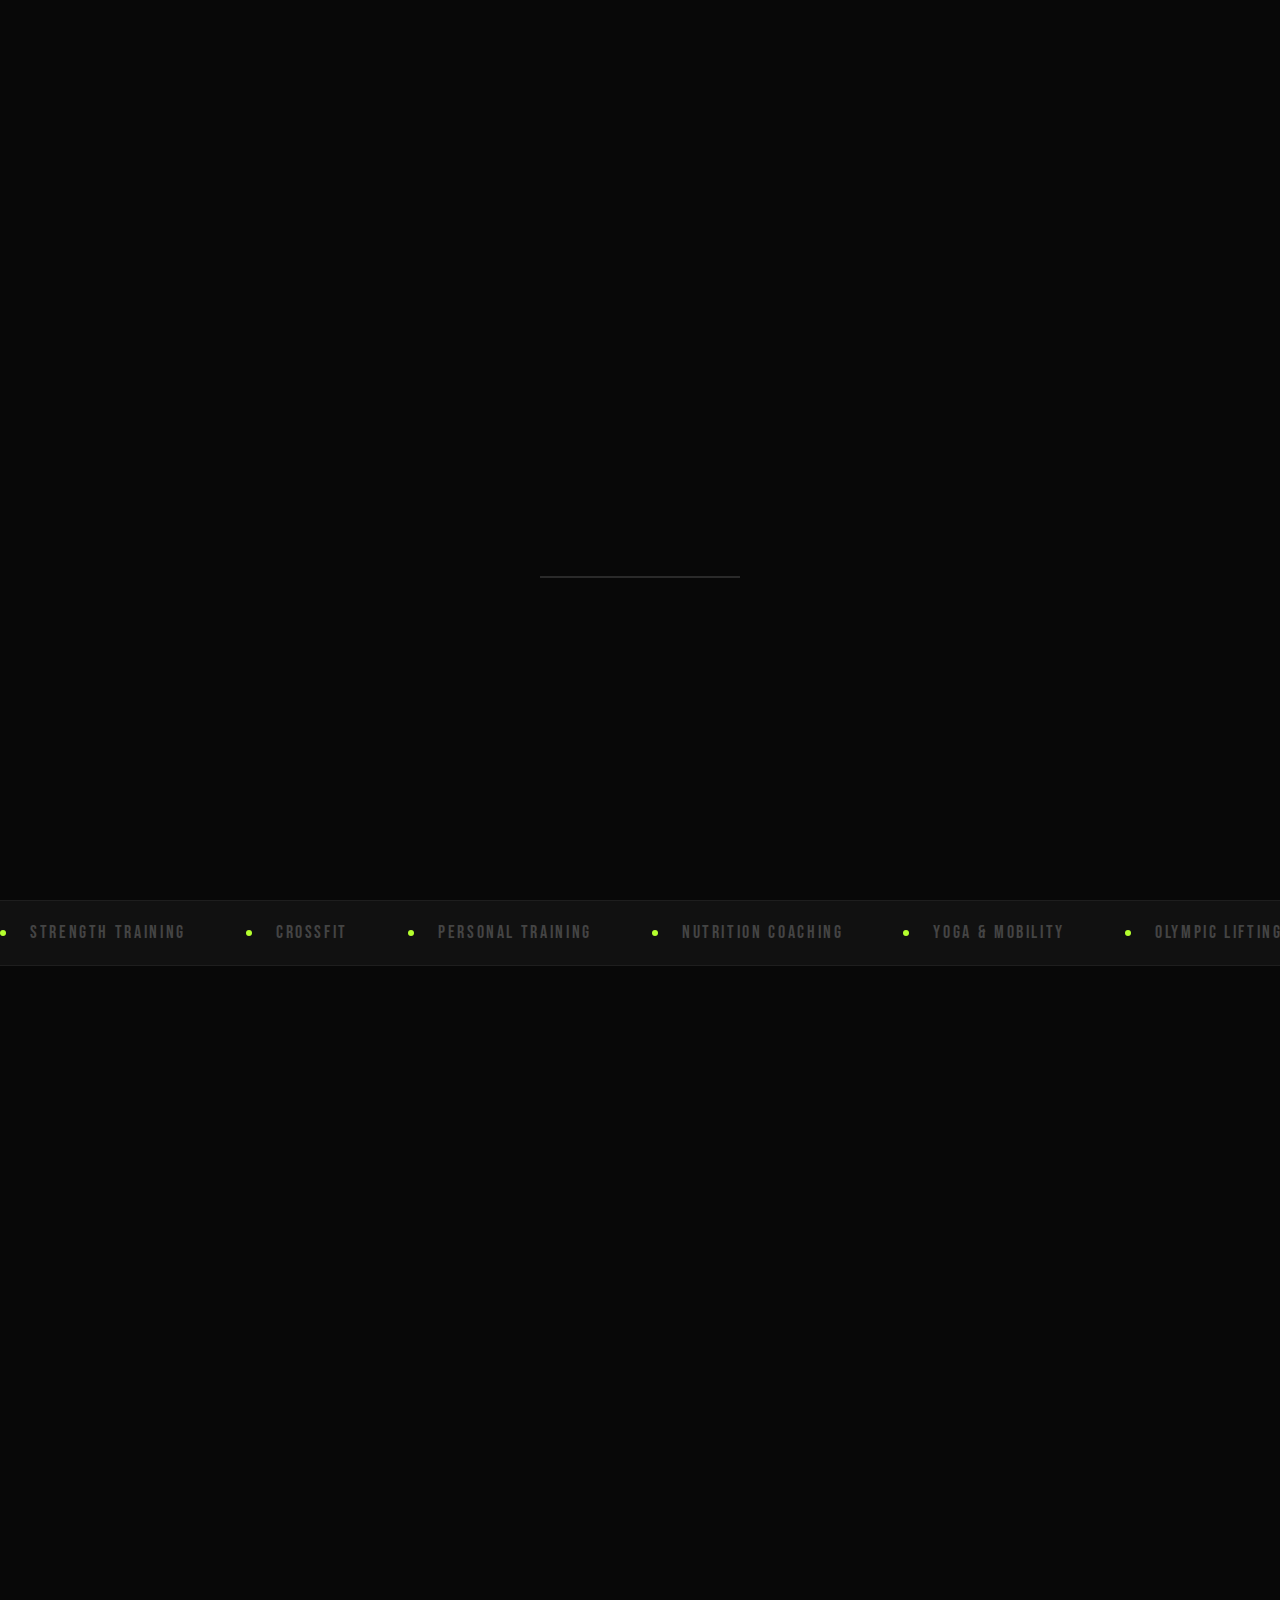
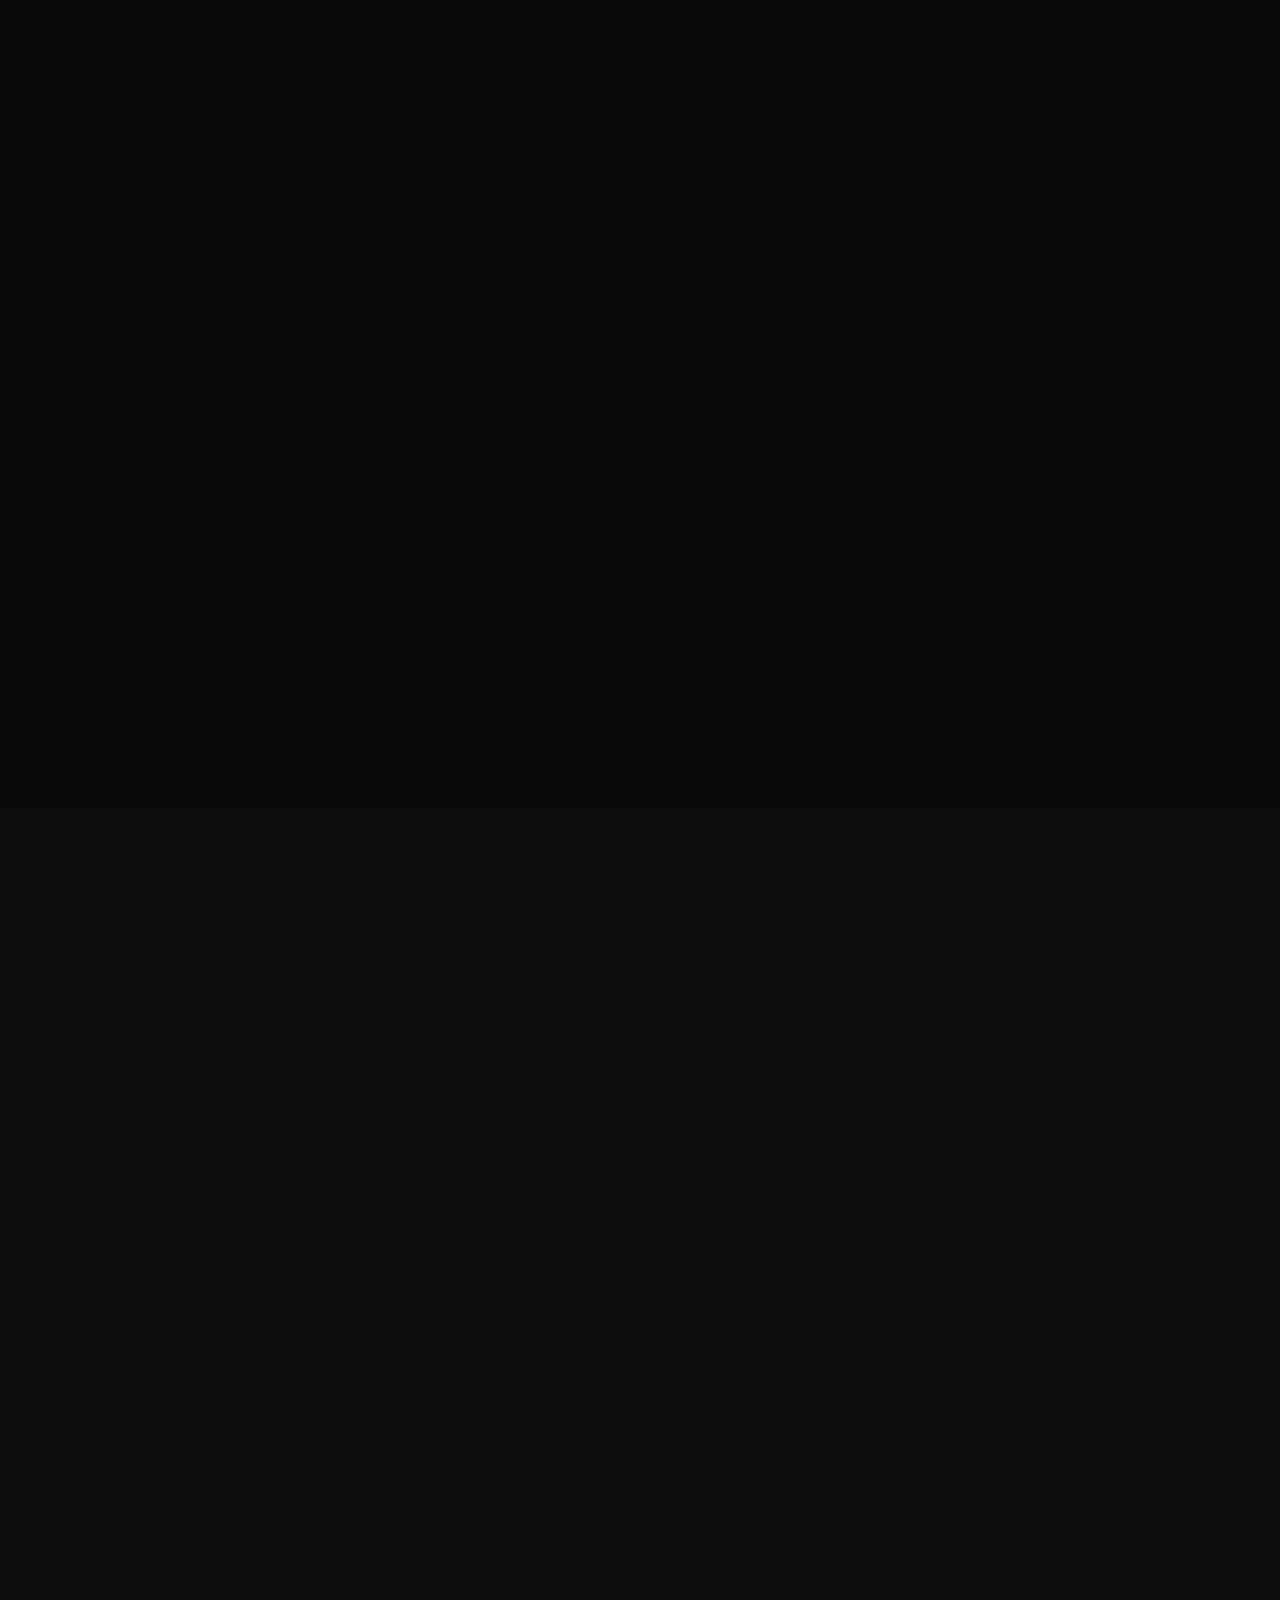
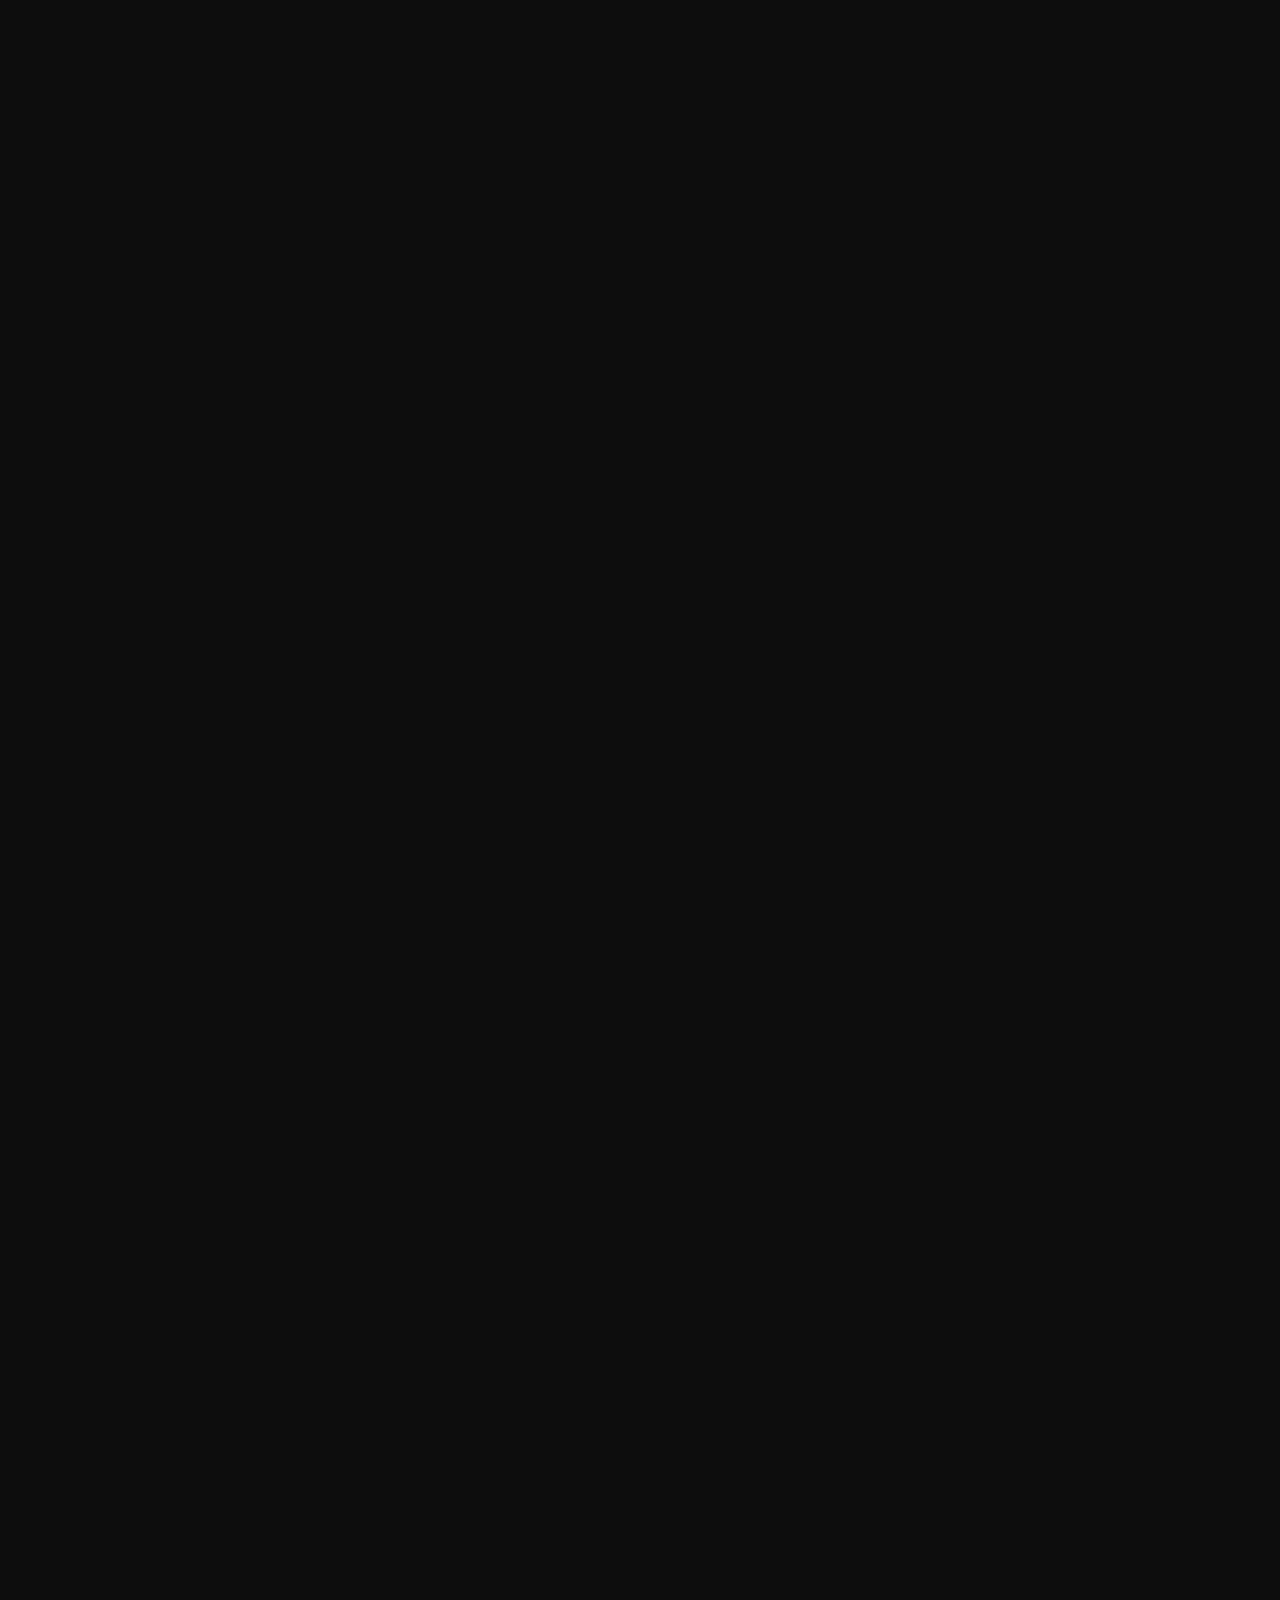
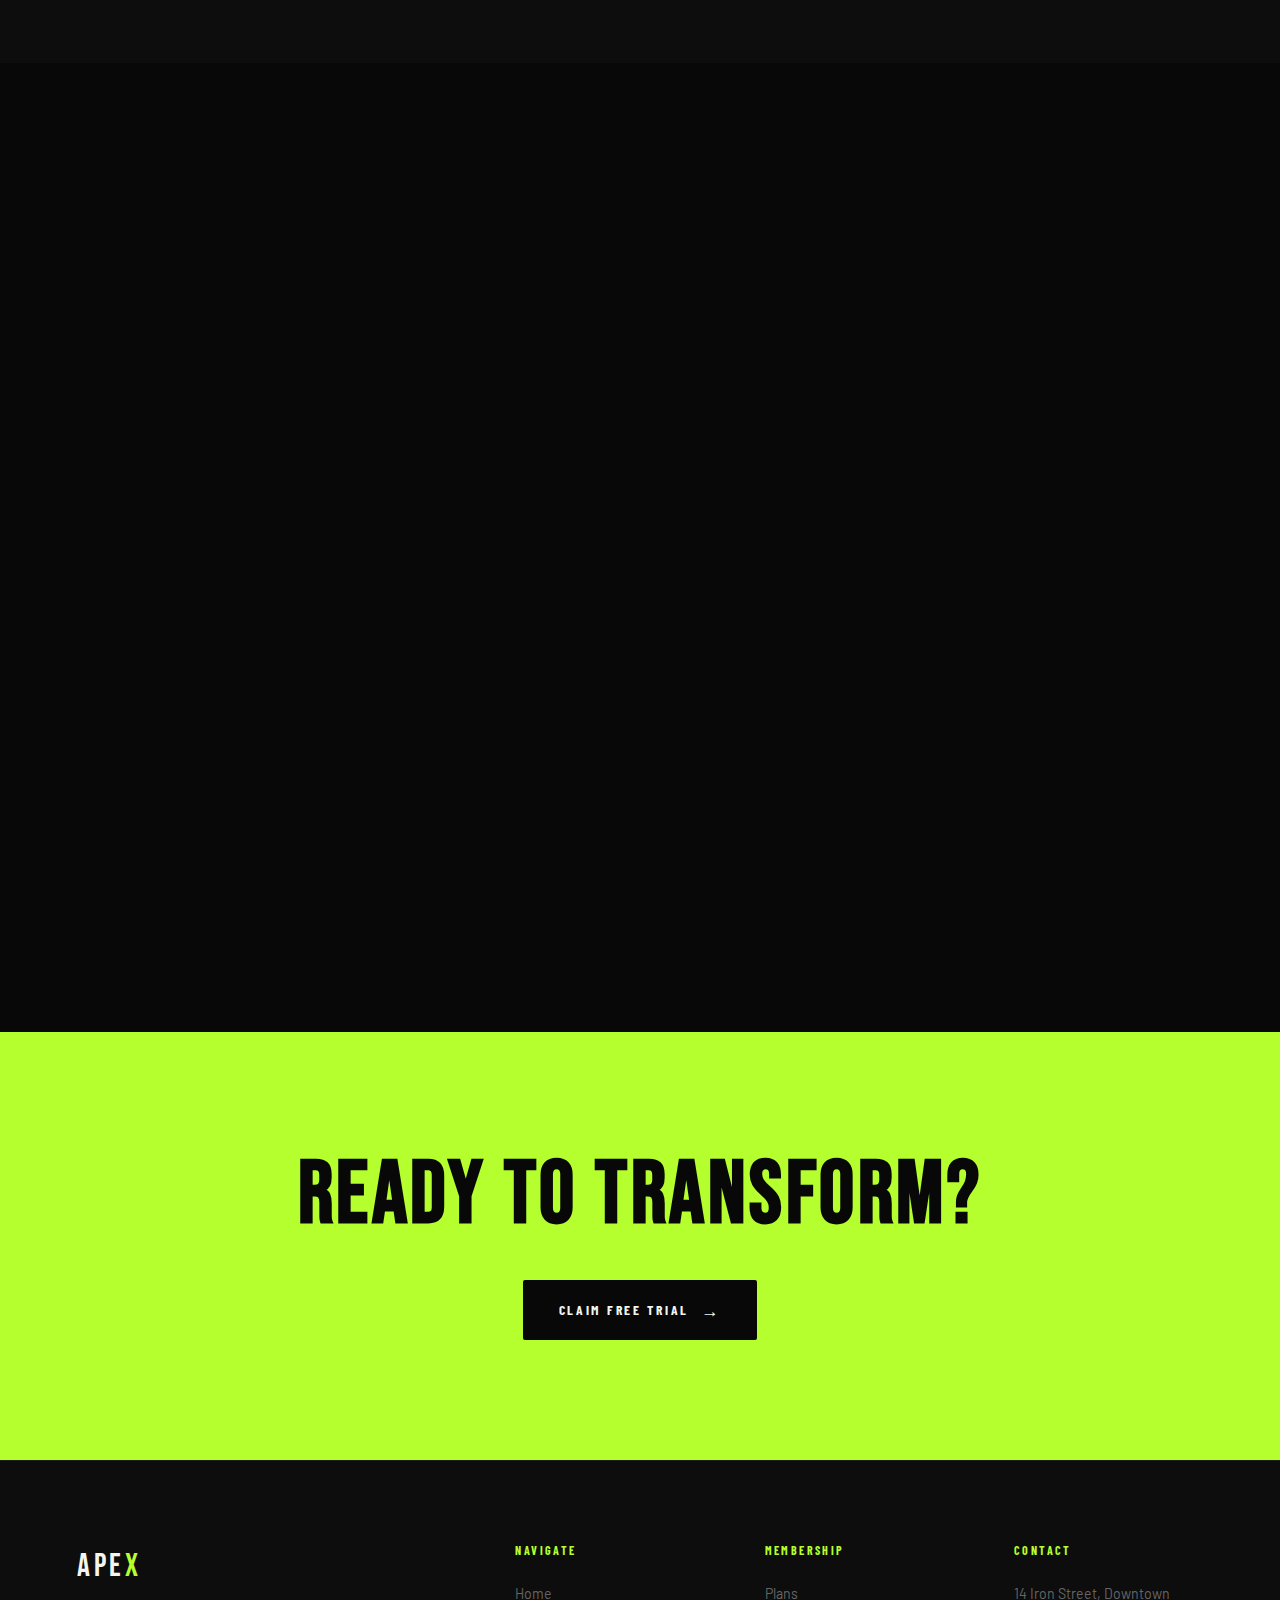
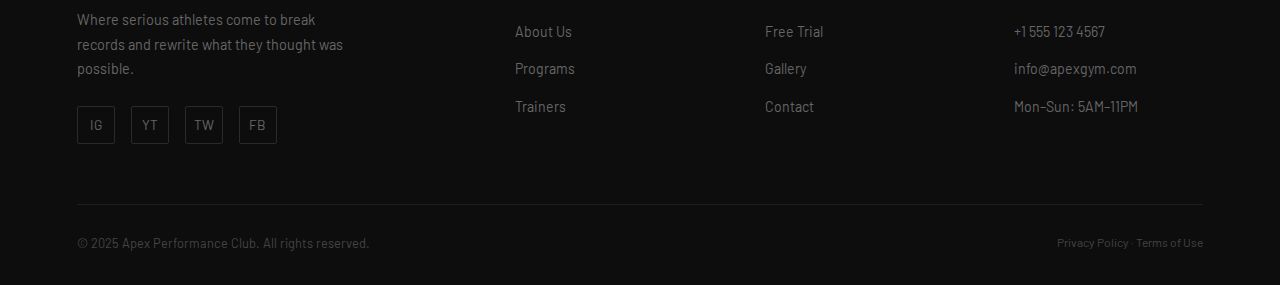
<file: index.html>
<!DOCTYPE html>
<html lang="en">

<head>
  <meta charset="UTF-8">
  <meta name="viewport" content="width=device-width, initial-scale=1.0">
  <title>APEX GYM — Elite Performance Club</title>
  <link rel="stylesheet" href="css/style.css">
  <style>
    /* Home-specific Refactor */
    .home-about {
      padding: clamp(80px, 12vw, 140px) 0;
      background: var(--deep);
    }

    .home-about-inner {
      display: flex;
      flex-direction: column;
      align-items: center;
      text-align: center;
      max-width: 900px;
      margin: 0 auto;
    }

    .home-img-block {
      position: relative;
      width: 100%;
      max-width: 680px;
      aspect-ratio: 16/9;
      background: var(--surface);
      border: 1px solid var(--steel);
      overflow: hidden;
      border-radius: 2px;
      margin-bottom: 60px;
    }

    .home-img-block .img-fill {
      position: absolute;
      inset: 0;
      display: flex;
      align-items: center;
      justify-content: center;
      font-size: clamp(5rem, 15vw, 10rem);
      opacity: 0.07;
    }

    .home-img-block::before {
      content: '';
      position: absolute;
      bottom: 0;
      left: 0;
      right: 0;
      height: 3px;
      background: var(--acid);
    }

    .stats-row {
      display: grid;
      grid-template-columns: repeat(3, 1fr);
      gap: 32px;
      margin-top: 48px;
    }

    .s-block {
      text-align: center;
      padding: 32px 24px;
      border: 1px solid var(--steel);
      border-radius: 2px;
      background: var(--surface2);
    }

    .cta-band {
      background: var(--acid);
      padding: clamp(80px, 10vw, 120px) 6vw;
      display: flex;
      flex-direction: column;
      align-items: center;
      justify-content: center;
      text-align: center;
      gap: 40px;
    }

    .cta-band h2 {
      font-family: var(--font-display);
      font-size: clamp(2.5rem, 8vw, 5.5rem);
      color: var(--black);
      letter-spacing: 0.04em;
      line-height: 1;
    }

    .btn-dark {
      display: inline-flex;
      align-items: center;
      gap: 12px;
      font-family: var(--font-cond);
      font-size: 0.85rem;
      font-weight: 700;
      letter-spacing: 0.2em;
      text-transform: uppercase;
      padding: 16px 36px;
      background: var(--black);
      color: var(--white);
      border-radius: 2px;
      transition: transform 0.25s var(--ease-snap), box-shadow 0.25s;
    }

    .btn-dark:hover {
      transform: translateY(-3px);
      box-shadow: 0 12px 40px rgba(0, 0, 0, 0.4);
    }

    /* Standardized Tablet Breakpoint */
    @media(max-width: 1024px) {
      .stats-row {
        grid-template-columns: repeat(2, 1fr);
        gap: 24px;
      }

      .stats-row .s-block:last-child {
        grid-column: span 2;
      }
    }

    /* Standardized Mobile Breakpoint */
    @media(max-width: 768px) {
      .home-about {
        padding: 80px 0;
      }

      .home-img-block {
        margin-bottom: 40px;
      }

      .stats-row {
        grid-template-columns: 1fr;
        gap: 16px;
      }

      .stats-row .s-block:last-child {
        grid-column: span 1;
      }

      .cta-band {
        gap: 32px;
      }

      .btn-dark {
        width: 100%;
        justify-content: center;
      }
    }
  </style>
</head>

<body>

  <!-- LOADER -->
  <div id="loader">
    <div class="loader-text">
      <span>A</span><span>P</span><span>E</span><span>X</span>
    </div>
    <div class="loader-bar">
      <div class="loader-bar-fill"></div>
    </div>
  </div>

  <!-- CURSOR -->
  <div class="cursor">
    <div class="cursor-dot"></div>
    <div class="cursor-ring"></div>
  </div>

  <!-- MOBILE MENU -->
  <div class="mobile-menu">
    <a href="index.html">Home</a>
    <a href="about.html">About</a>
    <a href="programs.html">Programs</a>
    <a href="trainers.html">Trainers</a>
    <a href="membership.html">Membership</a>
    <a href="gallery.html">Gallery</a>
    <a href="contact.html">Contact</a>
    <a href="join.html">Join Now</a>
  </div>

  <!-- NAV -->
  <nav>
    <div class="container nav-container">
      <a href="index.html" class="nav-logo">APE<span>X</span></a>
      <ul class="nav-links">
        <li><a href="index.html">Home</a></li>
        <li><a href="about.html">About</a></li>
        <li><a href="programs.html">Programs</a></li>
        <li><a href="trainers.html">Trainers</a></li>
        <li><a href="membership.html">Membership</a></li>
        <li><a href="gallery.html">Gallery</a></li>
        <li><a href="contact.html">Contact</a></li>
      </ul>
      <a href="join.html" class="nav-cta magnetic">Join Now</a>
      <button class="hamburger" aria-label="Menu">
        <span></span><span></span><span></span>
      </button>
    </div>
  </nav>

  <!-- HERO -->
  <section id="hero">
    <div class="hero-bg"></div>
    <div class="hero-bg-lines"></div>
    <div class="hero-number">1</div>
    <div class="container hero-content">
      <p class="hero-label"><span>Elite Performance Club — Est. 2018</span></p>
      <h1 class="hero-headline">
        <span class="hero-word">PUSH</span>
        <span class="hero-word">YOUR</span>
        <span class="hero-word">LIMITS</span>
      </h1>
      <p class="hero-sub">Where elite athletes and serious beginners come to transform. No excuses, no shortcuts — just
        pure performance.</p>
      <div class="hero-btns">
        <a href="join.html" class="btn-primary magnetic">Start Free Trial <span class="arrow-icon">→</span></a>
        <a href="programs.html" class="btn-outline">Explore Programs <span class="arrow-icon">→</span></a>
      </div>
    </div>
    <div class="hero-scroll">
      <div class="scroll-line"></div>
      <span>Scroll</span>
    </div>
    <div class="hero-stats-container">
      <div class="hero-stats">
        <div class="hero-stat">
          <div class="num"><span data-count="2400">0</span><em>+</em></div>
          <div class="lbl">Active Members</div>
        </div>
        <div class="hero-stat">
          <div class="num"><span data-count="18">0</span><em></em></div>
          <div class="lbl">Expert Trainers</div>
        </div>
        <div class="hero-stat">
          <div class="num"><span data-count="95">0</span><em>%</em></div>
          <div class="lbl">Success Rate</div>
        </div>
        <div class="hero-stat">
          <div class="num"><span data-count="7">0</span><em> yrs</em></div>
          <div class="lbl">Of Excellence</div>
        </div>
      </div>
    </div>
  </section>

  <!-- MARQUEE -->
  <div class="marquee-wrap">
    <div class="marquee-track">
      <div class="marquee-item"><span class="dot"></span>Strength Training</div>
      <div class="marquee-item"><span class="dot"></span>CrossFit</div>
      <div class="marquee-item"><span class="dot"></span>Personal Training</div>
      <div class="marquee-item"><span class="dot"></span>Nutrition Coaching</div>
      <div class="marquee-item"><span class="dot"></span>Yoga & Mobility</div>
      <div class="marquee-item"><span class="dot"></span>Olympic Lifting</div>
      <div class="marquee-item"><span class="dot"></span>HIIT Cardio</div>
      <div class="marquee-item"><span class="dot"></span>Recovery Lounge</div>
      <!-- duplicate for infinite scroll -->
      <div class="marquee-item"><span class="dot"></span>Strength Training</div>
      <div class="marquee-item"><span class="dot"></span>CrossFit</div>
      <div class="marquee-item"><span class="dot"></span>Personal Training</div>
      <div class="marquee-item"><span class="dot"></span>Nutrition Coaching</div>
      <div class="marquee-item"><span class="dot"></span>Yoga & Mobility</div>
      <div class="marquee-item"><span class="dot"></span>Olympic Lifting</div>
      <div class="marquee-item"><span class="dot"></span>HIIT Cardio</div>
      <div class="marquee-item"><span class="dot"></span>Recovery Lounge</div>
    </div>
  </div>

  <!-- FEATURES -->
  <section style="padding: 100px 0; background: var(--black);">
    <div class="container">
      <div class="section-label reveal">Why Apex</div>
      <h2 class="section-title reveal reveal-delay-1">BUILT FOR THE<br>RELENTLESS</h2>
    </div>
    <div class="container" style="margin-top: 60px;">
      <div class="features-row">
        <div class="feature-item reveal">
          <div class="feature-icon" style="font-size: 2.5rem; margin-bottom: 20px;">🏋️</div>
          <h3>Elite Equipment</h3>
          <p>Over 300 pieces of premium, commercial-grade equipment maintained to perfection. No waiting, no
            compromising.</p>
        </div>
        <div class="feature-item reveal reveal-delay-2">
          <div class="feature-icon" style="font-size: 2.5rem; margin-bottom: 20px;">🧠</div>
          <h3>Expert Coaching</h3>
          <p>18 certified trainers with specializations spanning strength, cardio, mobility, and performance nutrition.
          </p>
        </div>
        <div class="feature-item reveal reveal-delay-3">
          <div class="feature-icon" style="font-size: 2.5rem; margin-bottom: 20px;">🔥</div>
          <h3>24/7 Access</h3>
          <p>Your schedule, your rules. Full facility access around the clock with biometric entry and real-time
            monitoring.</p>
        </div>
      </div>
    </div>
  </section>

  <!-- PROGRAMS PREVIEW -->
  <section style="padding: 120px 0; background: var(--deep);" class="grid-bg">
    <div class="container">
      <div
        style="display:flex; flex-direction: column; align-items: center; text-align: center; margin-bottom: 60px; gap: 24px;">
        <div>
          <div class="section-label reveal">Programs</div>
          <h2 class="section-title reveal reveal-delay-1">TRAIN WITH<br>PURPOSE</h2>
        </div>
        <a href="programs.html" class="btn-outline reveal">View All Programs <span class="arrow-icon">→</span></a>
      </div>
      <div class="programs-grid">
        <div class="program-card reveal">
          <div class="program-content">
            <div class="program-icon" style="font-size: 2rem; margin-bottom: 16px;">🏋️</div>
            <div class="program-tag">Foundational</div>
            <h3>Strength Training</h3>
            <p>Build raw power through progressive overload, compound lifts, and advanced periodization protocols.</p>
          </div>
        </div>
        <div class="program-card reveal reveal-delay-2">
          <div class="program-content">
            <div class="program-icon" style="font-size: 2rem; margin-bottom: 16px;">💥</div>
            <div class="program-tag">High Intensity</div>
            <h3>CrossFit</h3>
            <p>Functional movements at peak intensity. Community-driven, constantly varied, always challenging.</p>
          </div>
        </div>
        <div class="program-card reveal reveal-delay-3">
          <div class="program-content">
            <div class="program-icon" style="font-size: 2rem; margin-bottom: 16px;">🏃</div>
            <div class="program-tag">Endurance</div>
            <h3>Cardio & HIIT</h3>
            <p>Torch calories and accelerate conditioning through science-backed interval training methods.</p>
          </div>
        </div>
      </div>
    </div>
  </section>

  <!-- ABOUT TEASER -->
  <section class="home-about">
    <div class="container home-about-inner">
      <div class="home-img-block reveal"
        style="display: flex; align-items: center; justify-content: center; background: var(--surface); border: 1px solid var(--steel); font-size: 10rem; border-radius: 4px;">
        🏅</div>
      <div class="reveal">
        <div class="section-label">About Apex</div>
        <h2 class="section-title" style="margin-bottom: 24px;">FORGED FROM<br>OBSESSION</h2>
        <p class="section-sub">Apex wasn't built by businessmen — it was built by athletes who refused to settle for
          anything less than elite. Every inch of this facility, every program, every trainer was chosen to give you an
          unfair advantage.</p>
        <div class="acid-line" style="margin: 32px auto;"></div>
        <p style="color: var(--muted); font-size: 0.95rem; line-height: 1.8; max-width: 680px; margin: 0 auto;">We
          believe transformation is not a
          destination — it's a daily commitment. That's why over 2,400 members choose Apex as their competitive edge.
        </p>
        <div class="stats-row" style="margin-top: 50px;">
          <div class="s-block">
            <div class="stat-number"><span data-count="12">0</span>K<span class="stat-accent">+</span></div>
            <div class="stat-label">Transformations</div>
          </div>
          <div class="s-block">
            <div class="stat-number"><span data-count="5">0</span><span class="stat-accent">★</span></div>
            <div class="stat-label">Rating</div>
          </div>
          <div class="s-block">
            <div class="stat-number"><span data-count="300">0</span><span class="stat-accent">+</span></div>
            <div class="stat-label">Equipment</div>
          </div>
        </div>
        <a href="about.html" class="btn-primary" style="margin-top: 48px;">Our Story <span
            class="arrow-icon">→</span></a>
      </div>
    </div>
  </section>

  <!-- TRAINERS TEASER -->
  <section id="home-trainers" style="padding: 120px 0; background: var(--black);">
    <div class="container">
      <div
        style="display:flex; flex-direction: column; align-items: center; text-align: center; margin-bottom: 60px; gap: 24px;">
        <div>
          <div class="section-label reveal">Our Team</div>
          <h2 class="section-title reveal reveal-delay-1">COACHED BY<br>THE BEST</h2>
        </div>
        <a href="trainers.html" class="btn-outline reveal">Meet All Trainers <span class="arrow-icon">→</span></a>
      </div>
      <div class="trainers-grid">
        <div class="trainer-card reveal">
          <div class="trainer-info">
            <div class="trainer-icon" style="font-size: 2rem; margin-bottom: 16px;">💪</div>
            <div class="trainer-spec">Strength & Power</div>
            <h3>Marcus Reid</h3>
            <div class="trainer-bio">Former powerlifting champion turned elite strength coach. 9 years transforming raw
              potential.</div>
          </div>
        </div>
        <div class="trainer-card reveal reveal-delay-1">
          <div class="trainer-info">
            <div class="trainer-icon" style="font-size: 2rem; margin-bottom: 16px;">🧘</div>
            <div class="trainer-spec">Yoga & Mobility</div>
            <h3>Aria Chen</h3>
            <div class="trainer-bio">Certified yoga instructor and movement specialist. 7 years optimizing athletic
              mobility.</div>
          </div>
        </div>
        <div class="trainer-card reveal reveal-delay-2">
          <div class="trainer-info">
            <div class="trainer-icon" style="font-size: 2rem; margin-bottom: 16px;">🏃</div>
            <div class="trainer-spec">CrossFit & HIIT</div>
            <h3>Deon Walker</h3>
            <div class="trainer-bio">CrossFit L3 coach and endurance athlete. Known for his brutal yet effective WODs.
            </div>
          </div>
        </div>
        <div class="trainer-card reveal reveal-delay-3">
          <div class="trainer-info">
            <div class="trainer-icon" style="font-size: 2rem; margin-bottom: 16px;">🥊</div>
            <div class="trainer-spec">Combat & Cardio</div>
            <h3>Sofia Reyes</h3>
            <div class="trainer-bio">Ex-MMA fighter and certified personal trainer. Merges combat conditioning with
              weight training.</div>
          </div>
        </div>
      </div>
    </div>
  </section>

  <!-- CTA BAND -->
  <div class="cta-band">
    <h2>READY TO TRANSFORM?</h2>
    <a href="join.html" class="btn-dark magnetic">Claim Free Trial <span class="arrow-icon">→</span></a>
  </div>

  <!-- FOOTER -->
  <footer>
    <div class="container">
      <div class="footer-grid">
        <div class="footer-brand">
          <div class="nav-logo">APE<span style="color:var(--acid)">X</span></div>
          <p style="margin-top:16px">Where serious athletes come to break records and rewrite what they thought was
            possible.</p>
          <div class="social-links" style="margin-top:24px">
            <a href="#" class="social-link">IG</a>
            <a href="#" class="social-link">YT</a>
            <a href="#" class="social-link">TW</a>
            <a href="#" class="social-link">FB</a>
          </div>
        </div>
        <div class="footer-col">
          <h4>Navigate</h4>
          <ul>
            <li><a href="index.html">Home</a></li>
            <li><a href="about.html">About Us</a></li>
            <li><a href="programs.html">Programs</a></li>
            <li><a href="trainers.html">Trainers</a></li>
          </ul>
        </div>
        <div class="footer-col">
          <h4>Membership</h4>
          <ul>
            <li><a href="membership.html">Plans</a></li>
            <li><a href="join.html">Free Trial</a></li>
            <li><a href="gallery.html">Gallery</a></li>
            <li><a href="contact.html">Contact</a></li>
          </ul>
        </div>
        <div class="footer-col">
          <h4>Contact</h4>
          <ul>
            <li><a href="#">14 Iron Street, Downtown</a></li>
            <li><a href="tel:+15551234567">+1 555 123 4567</a></li>
            <li><a href="mailto:info@apexgym.com">info@apexgym.com</a></li>
            <li><a href="#">Mon–Sun: 5AM–11PM</a></li>
          </ul>
        </div>
      </div>
      <div class="footer-bottom">
        <p>© 2025 Apex Performance Club. All rights reserved.</p>
        <p style="font-size:0.75rem;color:var(--muted2)">Privacy Policy · Terms of Use</p>
      </div>
    </div>
  </footer>

  <script src="js/script.js"></script>
</body>

</html>
</file>
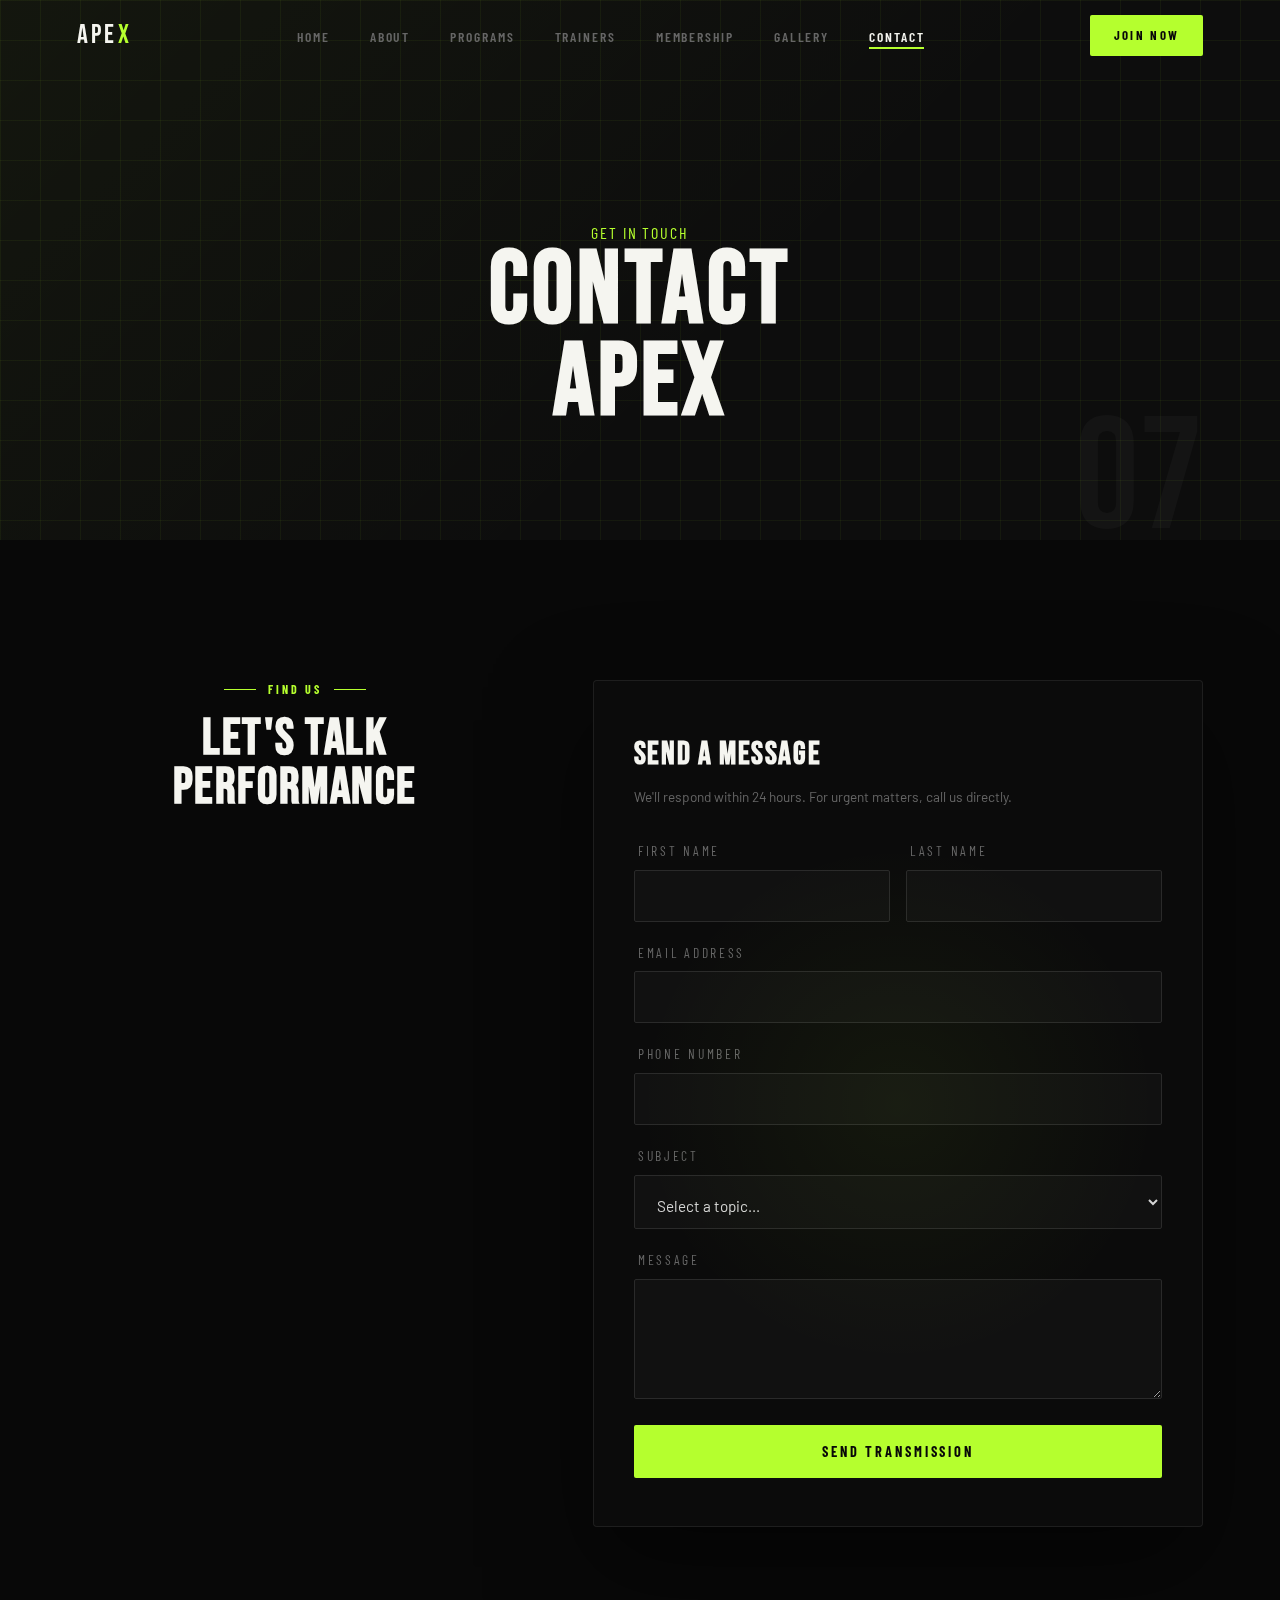
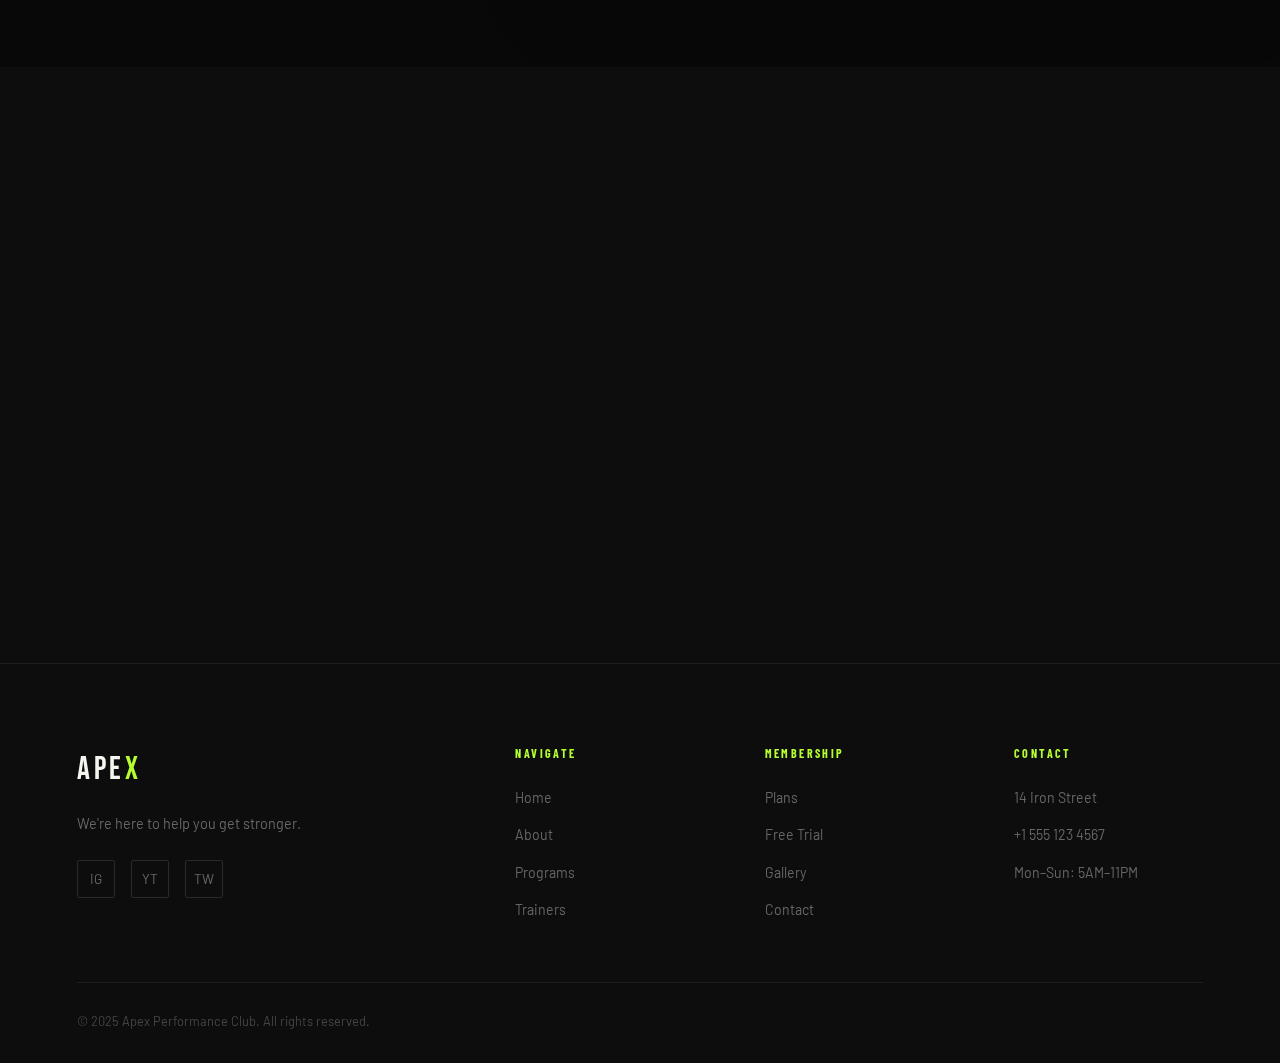
<file: contact.html>
<!DOCTYPE html>
<html lang="en">

<head>
  <meta charset="UTF-8">
  <meta name="viewport" content="width=device-width, initial-scale=1.0">
  <title>Contact — APEX GYM</title>
  <link rel="stylesheet" href="css/style.css">
  <style>
    .map-placeholder {
      width: 100%;
      aspect-ratio: 16/9;
      background: var(--surface);
      border: 1px solid var(--steel);
      border-radius: 2px;
      display: flex;
      align-items: center;
      justify-content: center;
      flex-direction: column;
      gap: 12px;
      margin-top: 32px;
      background-image: linear-gradient(rgba(181, 255, 46, 0.03) 1px, transparent 1px), linear-gradient(90deg, rgba(181, 255, 46, 0.03) 1px, transparent 1px);
      background-size: 30px 30px;
    }

    .map-placeholder .map-pin {
      font-size: 3rem;
    }

    .map-placeholder p {
      font-family: var(--font-cond);
      font-size: .8rem;
      letter-spacing: .15em;
      text-transform: uppercase;
      color: var(--muted);
    }
  </style>
</head>

<body>
  <div class="cursor">
    <div class="cursor-dot"></div>
    <div class="cursor-ring"></div>
  </div>
  <div class="mobile-menu">
    <a href="index.html">Home</a><a href="about.html">About</a><a href="programs.html">Programs</a>
    <a href="trainers.html">Trainers</a><a href="membership.html">Membership</a>
    <a href="gallery.html">Gallery</a><a href="contact.html">Contact</a><a href="join.html">Join Now</a>
  </div>
  <nav>
    <a href="index.html" class="nav-logo">APE<span>X</span></a>
    <ul class="nav-links">
      <li><a href="index.html">Home</a></li>
      <li><a href="about.html">About</a></li>
      <li><a href="programs.html">Programs</a></li>
      <li><a href="trainers.html">Trainers</a></li>
      <li><a href="membership.html">Membership</a></li>
      <li><a href="gallery.html">Gallery</a></li>
      <li><a href="contact.html">Contact</a></li>
    </ul>
    <a href="join.html" class="nav-cta magnetic">Join Now</a>
    <button class="hamburger"><span></span><span></span><span></span></button>
  </nav>

  <div class="page-hero">
    <div class="page-hero-bg"></div>
    <div class="page-hero-grid"></div>
    <span class="page-hero-num">07</span>
    <div class="container page-hero-content">
      <p>Get in Touch</p>
      <h1>CONTACT<br>APEX</h1>
    </div>
  </div>

  <section class="section-pad" style="background: var(--black);">
    <div class="container contact-grid">
      <!-- INFO -->
      <div>
        <div class="section-label reveal">Find Us</div>
        <h2 class="section-title reveal reveal-delay-1" style="font-size:clamp(2rem,4vw,3.5rem); margin-bottom: 48px;">
          LET'S TALK<br>PERFORMANCE</h2>

        <div class="contact-info-item reveal tracer-rail">
          <span class="tracer-line tracer-top"></span>
          <span class="tracer-line tracer-right"></span>
          <span class="tracer-line tracer-bottom"></span>
          <span class="tracer-line tracer-left"></span>
          <div class="contact-icon">📍</div>
          <div>
            <h4>Location</h4>
            <p>14 Iron Street, Downtown District<br>City, ST 00000</p>
          </div>
        </div>
        <div class="contact-info-item reveal reveal-delay-1 tracer-rail">
          <span class="tracer-line tracer-top"></span>
          <span class="tracer-line tracer-right"></span>
          <span class="tracer-line tracer-bottom"></span>
          <span class="tracer-line tracer-left"></span>
          <div class="contact-icon">📞</div>
          <div>
            <h4>Phone</h4>
            <p><a href="tel:+15551234567" style="color:var(--ash);transition:color .2s;"
                onmouseover="this.style.color='#b5ff2e'" onmouseout="this.style.color='#d4d4d4'">+1 555 123 4567</a></p>
          </div>
        </div>
        <div class="contact-info-item reveal reveal-delay-2 tracer-rail">
          <span class="tracer-line tracer-top"></span>
          <span class="tracer-line tracer-right"></span>
          <span class="tracer-line tracer-bottom"></span>
          <span class="tracer-line tracer-left"></span>
          <div class="contact-icon">✉️</div>
          <div>
            <h4>Email</h4>
            <p><a href="mailto:info@apexgym.com" style="color:var(--ash);transition:color .2s;"
                onmouseover="this.style.color='#b5ff2e'" onmouseout="this.style.color='#d4d4d4'">info@apexgym.com</a>
            </p>
          </div>
        </div>
        <div class="contact-info-item reveal reveal-delay-3 tracer-rail">
          <span class="tracer-line tracer-top"></span>
          <span class="tracer-line tracer-right"></span>
          <span class="tracer-line tracer-bottom"></span>
          <span class="tracer-line tracer-left"></span>
          <div class="contact-icon">🕐</div>
          <div>
            <h4>Hours</h4>
            <div class="hours-grid">
              <span>Mon – Fri</span><strong>5:00 AM – 11:00 PM</strong>
              <span>Saturday</span><strong>6:00 AM – 10:00 PM</strong>
              <span>Sunday</span><strong>7:00 AM – 9:00 PM</strong>
              <span>Holidays</span><strong>8:00 AM – 6:00 PM</strong>
            </div>
          </div>
        </div>

        <div class="map-hud reveal">
          <div class="map-radar-sweep"></div>
          <div class="map-glitch-wrap">
            <div class="pulsing-pin"></div>
            <div class="map-coords">40.7128° N, 74.0060° W</div>
            <p
              style="font-family:var(--font-cond); font-size:0.5rem; color:var(--acid); letter-spacing:0.1em; margin-top:4px;">
              APEX PERFORMANCE HQ // SECURE SECTOR</p>
          </div>
          <!-- Decorative Data Nodes -->
          <div
            style="position:absolute; top:10px; left:10px; font-family:monospace; font-size:10px; color:var(--acid-glow); opacity:0.5;">
            STATUS: OPTIMAL</div>
          <div
            style="position:absolute; bottom:10px; right:10px; font-family:monospace; font-size:10px; color:var(--acid-glow); opacity:0.5;">
            SIGNAL: ENCRYPTED</div>
        </div>
      </div>

      <!-- FORM -->
      <div class="reveal from-right">
        <div class="hud-box tracer-rail" style="padding: 48px 40px; border-radius: 4px;">
          <span class="tracer-line tracer-top"></span>
          <span class="tracer-line tracer-right"></span>
          <span class="tracer-line tracer-bottom"></span>
          <span class="tracer-line tracer-left"></span>
          <h3
            style="font-family:var(--font-display);font-size:2rem;letter-spacing:.05em;color:var(--white);margin-bottom:6px;">
            Send a Message</h3>
          <p style="font-size:.85rem;color:var(--muted);margin-bottom:32px;">We'll respond within 24 hours. For urgent
            matters, call us directly.</p>

          <form class="apex-form" novalidate>
            <div style="display:grid;grid-template-columns:1fr 1fr;gap:16px;">
              <div class="form-group">
                <label for="fname">First Name</label>
                <input type="text" id="fname" name="fname" required placeholder="Alex">
              </div>
              <div class="form-group">
                <label for="lname">Last Name</label>
                <input type="text" id="lname" name="lname" required placeholder="Johnson">
              </div>
            </div>
            <div class="form-group">
              <label for="email">Email Address</label>
              <input type="email" id="email" name="email" required placeholder="alex@email.com">
            </div>
            <div class="form-group">
              <label for="phone">Phone Number</label>
              <input type="tel" id="phone" name="phone" placeholder="+1 555 000 0000">
            </div>
            <div class="form-group">
              <label for="subject">Subject</label>
              <select id="subject" name="subject">
                <option value="">Select a topic...</option>
                <option>Membership Inquiry</option>
                <option>Personal Training</option>
                <option>Class Schedule</option>
                <option>Corporate Membership</option>
                <option>General Question</option>
              </select>
            </div>
            <div class="form-group">
              <label for="message">Message</label>
              <textarea id="message" name="message" required
                placeholder="Tell us how we can help you reach your goals..." data-minlength="20"></textarea>
            </div>
            <div class="form-success">
              <h3>Transmission Received</h3>
              <p style="font-size:.85rem;color:var(--muted)">Protocol initiated. We'll contact you shortly.</p>
            </div>
            <button type="submit" class="submit-btn btn-kinetic" data-label="SEND TRANSMISSION">SEND
              TRANSMISSION</button>
          </form>
        </div>
      </div>
    </div>
  </section>

  <!-- QUICK CTA -->
  <section class="section-pad" style="background: var(--deep);">
    <div class="container" style="text-align:center;">
      <div class="section-label reveal" style="justify-content:center;">Quick Start</div>
      <h2 class="section-title reveal reveal-delay-1" style="font-size:clamp(2.5rem,5vw,4rem);margin-bottom:16px;">DON'T
        WAIT.<br>START TODAY.</h2>
      <p class="reveal reveal-delay-2" style="color:var(--muted);max-width:400px;margin:0 auto 32px;">Your 7-day free
        trial is waiting. No contracts, no credit card, no excuses.</p>
      <a href="join.html" class="btn-primary magnetic reveal reveal-delay-3">Claim Free Trial <span
          class="arrow-icon">→</span></a>
    </div>
  </section>

  <footer>
    <div class="container">
      <div class="footer-grid">
        <div class="footer-brand">
          <div class="nav-logo">APE<span style="color:var(--acid)">X</span></div>
          <p style="margin-top:16px">We're here to help you get stronger.</p>
          <div class="social-links" style="margin-top:24px"><a href="#" class="social-link">IG</a><a href="#"
              class="social-link">YT</a><a href="#" class="social-link">TW</a></div>
        </div>
        <div class="footer-col">
          <h4>Navigate</h4>
          <ul>
            <li><a href="index.html">Home</a></li>
            <li><a href="about.html">About</a></li>
            <li><a href="programs.html">Programs</a></li>
            <li><a href="trainers.html">Trainers</a></li>
          </ul>
        </div>
        <div class="footer-col">
          <h4>Membership</h4>
          <ul>
            <li><a href="membership.html">Plans</a></li>
            <li><a href="join.html">Free Trial</a></li>
            <li><a href="gallery.html">Gallery</a></li>
            <li><a href="contact.html">Contact</a></li>
          </ul>
        </div>
        <div class="footer-col">
          <h4>Contact</h4>
          <ul>
            <li><a href="#">14 Iron Street</a></li>
            <li><a href="tel:+15551234567">+1 555 123 4567</a></li>
            <li><a href="#">Mon–Sun: 5AM–11PM</a></li>
          </ul>
        </div>
      </div>
      <div class="footer-bottom">
        <p>© 2025 Apex Performance Club. All rights reserved.</p>
      </div>
    </div>
  </footer>
  <script src="js/script.js"></script>
</body>

</html>
</file>
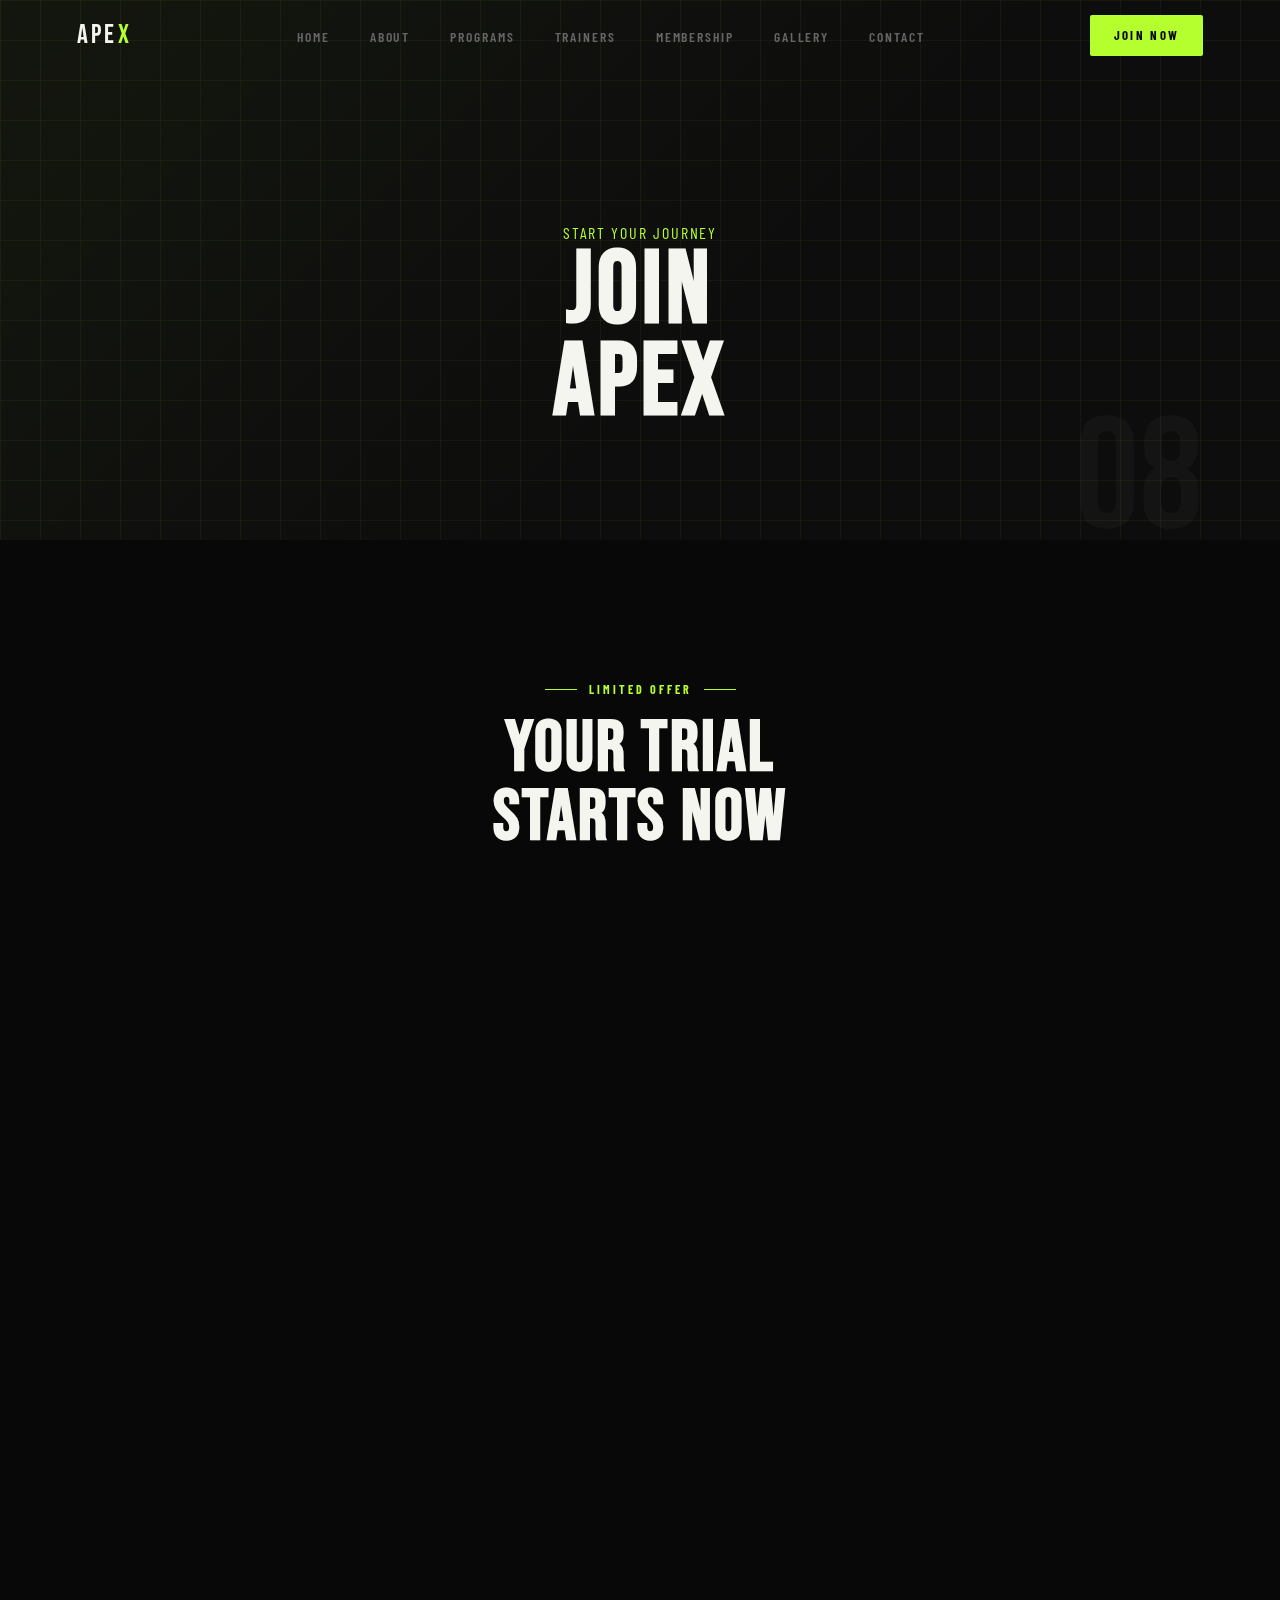
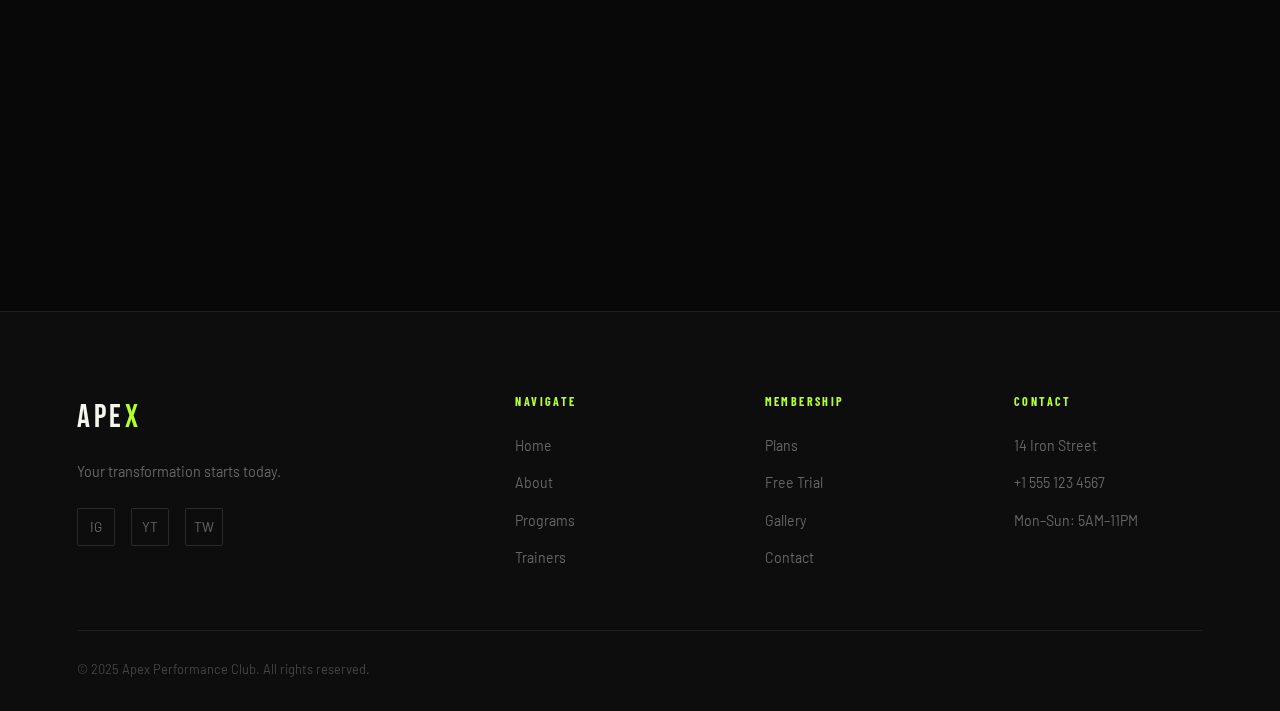
<file: join.html>
<!DOCTYPE html>
<html lang="en">

<head>
  <meta charset="UTF-8">
  <meta name="viewport" content="width=device-width, initial-scale=1.0">
  <title>Join Now — APEX GYM</title>
  <link rel="stylesheet" href="css/style.css">
  <style>
    /* ── JOIN PAGE ELITE STYLE SUITE ── */
    :root {
      --join-primary: var(--acid);
      --join-surface: rgba(15, 15, 15, 0.6);
    }

    /* Balanced Grid - 50/50 parity */
    .join-grid {
      display: grid !important;
      grid-template-columns: 1fr 1fr !important;
      gap: 80px !important;
      align-items: stretch;
      /* Stretch for vertical symmetry */
    }

    .join-header-centered {
      text-align: center;
      max-width: 800px;
      margin: 0 auto 80px;
    }

    .join-header-centered .section-title {
      justify-content: center;
      margin-top: 10px;
    }

    .join-form-wrapper {
      margin-top: 0;
      display: flex;
      flex-direction: column;
    }

    .join-form-wrapper .hud-box {
      flex: 1;
      display: flex;
      flex-direction: column;
      justify-content: center;
    }

    /* Perks & Steps Alignment Fix */
    .join-perks {
      margin: 40px 0;
      display: flex;
      flex-direction: column;
      gap: 16px;
    }

    .perk {
      display: flex;
      align-items: center;
      gap: 20px;
      padding: 16px 24px;
      background: rgba(255, 255, 255, 0.02);
      border: 1px solid rgba(255, 255, 255, 0.05);
      border-radius: 4px;
      font-size: 1rem;
      color: var(--white);
      position: relative;
      transition: background 0.3s;
    }

    .perk:hover {
      background: rgba(255, 255, 255, 0.04);
    }

    .perk-icon {
      width: 32px;
      height: 32px;
      flex-shrink: 0;
      background: var(--acid-faint);
      border: 1px solid rgba(181, 255, 46, .2);
      border-radius: 2px;
      display: flex;
      align-items: center;
      justify-content: center;
      font-size: 1rem;
      color: var(--acid);
      position: relative;
      z-index: 1;
    }

    .step-list {
      display: flex;
      flex-direction: column;
      gap: 24px;
      margin-top: 48px;
    }

    .step {
      display: flex;
      gap: 24px;
      padding: 24px;
      background: rgba(255, 255, 255, 0.02);
      border: 1px solid rgba(255, 255, 255, 0.05);
      border-radius: 4px;
      position: relative;
      transition: background 0.3s;
    }

    .step:hover {
      background: rgba(255, 255, 255, 0.04);
    }

    .step-num {
      width: 40px;
      height: 40px;
      flex-shrink: 0;
      background: var(--black);
      border: 2px solid var(--acid);
      border-radius: 50%;
      display: flex;
      align-items: center;
      justify-content: center;
      font-family: var(--font-display);
      font-size: 0.95rem;
      color: var(--acid);
      position: relative;
      z-index: 1;
    }

    .step h4 {
      font-family: var(--font-cond);
      font-size: 0.95rem;
      font-weight: 700;
      letter-spacing: .05em;
      text-transform: uppercase;
      color: var(--white);
      margin-bottom: 4px;
    }

    .step p {
      font-size: 0.82rem;
      color: var(--muted);
      line-height: 1.6;
    }

    /* Countdown Styling - Perfect Aligment */
    .countdown-wrap {
      margin-top: 40px;
      background: rgba(181, 255, 46, 0.02);
      border: 1px solid rgba(181, 255, 46, 0.1);
      padding: 24px;
      border-radius: 4px;
      display: inline-flex;
      flex-direction: column;
      gap: 16px;
    }

    .countdown-label {
      font-family: var(--font-cond);
      font-size: 0.7rem;
      letter-spacing: .15em;
      text-transform: uppercase;
      color: var(--acid);
    }

    .countdown {
      display: flex !important;
      gap: 24px !important;
    }

    .cd-block {
      text-align: center;
      padding: 12px 20px;
      background: rgba(255, 255, 255, 0.02);
      border: 1px solid rgba(255, 255, 255, 0.05);
      border-radius: 4px;
      position: relative;
      min-width: 80px;
    }

    .cd-num {
      font-family: var(--font-display);
      font-size: 2rem;
      color: var(--white);
      line-height: 1;
    }

    .cd-lbl {
      font-size: 0.6rem;
      text-transform: uppercase;
      color: var(--muted);
      margin-top: 4px;
    }

    /* HUD Markers */
    .hud-marker {
      position: absolute;
      font-family: monospace;
      font-size: 0.6rem;
      color: var(--acid);
      opacity: 0.4;
      white-space: nowrap;
      pointer-events: none;
    }

    /* ── MOBILE ALIGNMENT OVERRIDES ── */
    @media (max-width: 1024px) {
      .join-grid {
        grid-template-columns: 1fr !important;
        gap: 60px !important;
      }

      .join-header-centered {
        margin-bottom: 40px;
      }

      .join-form-wrapper {
        margin-top: 0;
      }

      .countdown {
        gap: 12px !important;
      }
    }

    @media (max-width: 480px) {
      .countdown-wrap {
        display: flex !important;
        width: 100% !important;
        align-items: center;
        text-align: center;
      }

      .countdown {
        display: grid !important;
        grid-template-columns: 1fr 1fr !important;
        justify-items: center;
        gap: 20px !important;
        width: 100%;
      }

      .cd-block {
        width: 100%;
      }

      .hud-box {
        padding: 32px 20px !important;
      }
    }
  </style>
</head>

<body>
  <div class="cursor">
    <div class="cursor-dot"></div>
    <div class="cursor-ring"></div>
  </div>
  <div class="mobile-menu">
    <a href="index.html">Home</a><a href="about.html">About</a><a href="programs.html">Programs</a>
    <a href="trainers.html">Trainers</a><a href="membership.html">Membership</a>
    <a href="gallery.html">Gallery</a><a href="contact.html">Contact</a><a href="join.html">Join Now</a>
  </div>
  <nav>
    <a href="index.html" class="nav-logo">APE<span>X</span></a>
    <ul class="nav-links">
      <li><a href="index.html">Home</a></li>
      <li><a href="about.html">About</a></li>
      <li><a href="programs.html">Programs</a></li>
      <li><a href="trainers.html">Trainers</a></li>
      <li><a href="membership.html">Membership</a></li>
      <li><a href="gallery.html">Gallery</a></li>
      <li><a href="contact.html">Contact</a></li>
    </ul>
    <a href="join.html" class="nav-cta magnetic">Join Now</a>
    <button class="hamburger"><span></span><span></span><span></span></button>
  </nav>

  <div class="page-hero">
    <div class="page-hero-bg"></div>
    <div class="page-hero-grid"></div>
    <span class="page-hero-num">08</span>
    <div class="container page-hero-content">
      <p>Start Your Journey</p>
      <h1>JOIN<br>APEX</h1>
    </div>
  </div>

  <section class="section-pad" style="background: var(--black);">
    <div class="container">
      <!-- CENTERED HEADER -->
      <div class="join-header-centered">
        <div class="section-label reveal" style="justify-content: center;">Limited Offer</div>
        <h2 class="section-title reveal reveal-delay-1"
          style="font-size:clamp(2.5rem,6vw,4.5rem); margin-bottom: 24px;">
          YOUR TRIAL<br>STARTS NOW</h2>
        <p class="reveal reveal-delay-2"
          style="color:var(--ash); font-size:1rem; line-height:1.8; margin: 0 auto; max-width:600px;">
          7 full days of elite access. Every class, every trainer, every piece of equipment. Zero commitment. Zero
          credit card.
        </p>
      </div>

      <div class="join-grid">
        <!-- LEFT: PERKS & INFO -->
        <div>
          <div class="join-perks" style="margin-top: 0;">
            <div class="perk reveal tracer-rail">
              <span class="tracer-line tracer-top"></span>
              <span class="tracer-line tracer-right"></span>
              <span class="tracer-line tracer-bottom"></span>
              <span class="tracer-line tracer-left"></span>
              <div class="perk-icon">✓</div>
              <span>Full gym access for 7 days</span>
            </div>
            <div class="perk reveal tracer-rail">
              <span class="tracer-line tracer-top"></span>
              <span class="tracer-line tracer-right"></span>
              <span class="tracer-line tracer-bottom"></span>
              <span class="tracer-line tracer-left"></span>
              <div class="perk-icon">✓</div>
              <span>Unlimited group classes</span>
            </div>
            <div class="perk reveal tracer-rail">
              <span class="tracer-line tracer-top"></span>
              <span class="tracer-line tracer-right"></span>
              <span class="tracer-line tracer-bottom"></span>
              <span class="tracer-line tracer-left"></span>
              <div class="perk-icon">✓</div>
              <span>Free fitness assessment</span>
            </div>
          </div>

          <div class="countdown-wrap reveal tracer-rail">
            <span class="tracer-line tracer-top"></span>
            <span class="tracer-line tracer-right"></span>
            <span class="tracer-line tracer-bottom"></span>
            <span class="tracer-line tracer-left"></span>
            <div class="countdown-label">Trial offer expires in:</div>
            <div class="countdown">
              <div class="cd-block tracer-rail">
                <span class="tracer-line tracer-top"></span>
                <span class="tracer-line tracer-right"></span>
                <span class="tracer-line tracer-bottom"></span>
                <span class="tracer-line tracer-left"></span>
                <div class="cd-num" data-cd="days">00</div>
                <div class="cd-lbl">Days</div>
              </div>
              <div class="cd-block tracer-rail">
                <span class="tracer-line tracer-top"></span>
                <span class="tracer-line tracer-right"></span>
                <span class="tracer-line tracer-bottom"></span>
                <span class="tracer-line tracer-left"></span>
                <div class="cd-num" data-cd="hrs">00</div>
                <div class="cd-lbl">Hrs</div>
              </div>
              <div class="cd-block tracer-rail">
                <span class="tracer-line tracer-top"></span>
                <span class="tracer-line tracer-right"></span>
                <span class="tracer-line tracer-bottom"></span>
                <span class="tracer-line tracer-left"></span>
                <div class="cd-num" data-cd="min">00</div>
                <div class="cd-lbl">Min</div>
              </div>
              <div class="cd-block tracer-rail">
                <span class="tracer-line tracer-top"></span>
                <span class="tracer-line tracer-right"></span>
                <span class="tracer-line tracer-bottom"></span>
                <span class="tracer-line tracer-left"></span>
                <div class="cd-num" data-cd="sec">00</div>
                <div class="cd-lbl">Sec</div>
              </div>
            </div>
          </div>

          <div class="step-list">
            <div class="step reveal tracer-rail">
              <span class="tracer-line tracer-top"></span>
              <span class="tracer-line tracer-right"></span>
              <span class="tracer-line tracer-bottom"></span>
              <span class="tracer-line tracer-left"></span>
              <div class="step-num">1</div>
              <div>
                <h4>Fill the Form</h4>
                <p>Takes less than 2 minutes. No payment info needed.</p>
              </div>
            </div>
            <div class="step reveal tracer-rail">
              <span class="tracer-line tracer-top"></span>
              <span class="tracer-line tracer-right"></span>
              <span class="tracer-line tracer-bottom"></span>
              <span class="tracer-line tracer-left"></span>
              <div class="step-num">2</div>
              <div>
                <h4>Get Your Pass</h4>
                <p>We'll email your digital access pass within the hour.</p>
              </div>
            </div>
          </div>
        </div>

        <!-- RIGHT: FORM -->
        <div class="reveal from-right join-form-wrapper">
          <div class="hud-box tracer-rail" style="padding: 48px 40px; border-radius: 4px;">
            <span class="tracer-line tracer-top"></span>
            <span class="tracer-line tracer-right"></span>
            <span class="tracer-line tracer-bottom"></span>
            <span class="tracer-line tracer-left"></span>
            <h3
              style="font-family:var(--font-display);font-size:2rem;letter-spacing:.05em;color:var(--white);margin-bottom:6px;">
              INITIALIZE ACCESS</h3>
            <p style="font-size:.85rem;color:var(--muted);margin-bottom:32px;">Protocol active. Secure your performance
              trajectory below.</p>

            <form class="apex-form" novalidate>
              <div style="display:grid;grid-template-columns:1fr 1fr;gap:16px;">
                <div class="form-group">
                  <label for="jfname">First Name</label>
                  <input type="text" id="jfname" required placeholder="Alex">
                </div>
                <div class="form-group">
                  <label for="jlname">Last Name</label>
                  <input type="text" id="jlname" required placeholder="Johnson">
                </div>
              </div>
              <div class="form-group">
                <label for="jemail">Email Address</label>
                <input type="email" id="jemail" required placeholder="alex@email.com">
              </div>
              <div class="form-group">
                <label for="jphone">Phone Number</label>
                <input type="tel" id="jphone" required placeholder="+1 555 000 0000">
              </div>
              <div class="form-group">
                <label for="jgoal">Primary Goal</label>
                <select id="jgoal" required>
                  <option value="">Select your protocol...</option>
                  <option>ALPHA PROTOCOL (Elite Athletic Performance)</option>
                  <option>STRENGTH MATRIX (Body Composition)</option>
                  <option>NEURAL-FORCE (Maximum Hypertrophy)</option>
                  <option>KINETIC-FLOW (Functional Mobility)</option>
                </select>
              </div>
              <div class="form-success">
                <h3>Welcome to Apex!</h3>
                <p style="font-size:.85rem;color:var(--muted)">Protocol initiated. Check your email for its pass.</p>
              </div>
              <button type="submit" class="submit-btn btn-kinetic" data-label="EXECUTE INITIALIZATION">EXECUTE
                INITIALIZATION</button>
            </form>
          </div>
        </div>
      </div>
    </div>
  </section>

  <footer>
    <div class="container">
      <div class="footer-grid">
        <div class="footer-brand">
          <div class="nav-logo">APE<span style="color:var(--acid)">X</span></div>
          <p style="margin-top:16px">Your transformation starts today.</p>
          <div class="social-links" style="margin-top:24px"><a href="#" class="social-link">IG</a><a href="#"
              class="social-link">YT</a><a href="#" class="social-link">TW</a></div>
        </div>
        <div class="footer-col">
          <h4>Navigate</h4>
          <ul>
            <li><a href="index.html">Home</a></li>
            <li><a href="about.html">About</a></li>
            <li><a href="programs.html">Programs</a></li>
            <li><a href="trainers.html">Trainers</a></li>
          </ul>
        </div>
        <div class="footer-col">
          <h4>Membership</h4>
          <ul>
            <li><a href="membership.html">Plans</a></li>
            <li><a href="join.html">Free Trial</a></li>
            <li><a href="gallery.html">Gallery</a></li>
            <li><a href="contact.html">Contact</a></li>
          </ul>
        </div>
        <div class="footer-col">
          <h4>Contact</h4>
          <ul>
            <li><a href="#">14 Iron Street</a></li>
            <li><a href="tel:+15551234567">+1 555 123 4567</a></li>
            <li><a href="#">Mon–Sun: 5AM–11PM</a></li>
          </ul>
        </div>
      </div>
      <div class="footer-bottom">
        <p>© 2025 Apex Performance Club. All rights reserved.</p>
      </div>
    </div>
  </footer>
  <script>
    // ── COUNTDOWN TIMER LOGIC ──
    const initCountdown = () => {
      // Set target to 7 days from now (or persistent date)
      let targetDate = localStorage.getItem('apex_trial_target');
      if (!targetDate) {
        targetDate = new Date().getTime() + (7 * 24 * 60 * 60 * 1000);
        localStorage.setItem('apex_trial_target', targetDate);
      }

      const updateTimer = () => {
        const now = new Date().getTime();
        const distance = targetDate - now;

        if (distance < 0) {
          localStorage.removeItem('apex_trial_target');
          return;
        }

        const days = Math.floor(distance / (1000 * 60 * 60 * 24));
        const hours = Math.floor((distance % (1000 * 60 * 60 * 24)) / (1000 * 60 * 60));
        const minutes = Math.floor((distance % (1000 * 60 * 60)) / (1000 * 60));
        const seconds = Math.floor((distance % (1000 * 60)) / 1000);

        const pad = (n) => n < 10 ? `0${n}` : n;

        document.querySelectorAll('[data-cd="days"]').forEach(el => el.textContent = pad(days));
        document.querySelectorAll('[data-cd="hrs"]').forEach(el => el.textContent = pad(hours));
        document.querySelectorAll('[data-cd="min"]').forEach(el => el.textContent = pad(minutes));
        document.querySelectorAll('[data-cd="sec"]').forEach(el => el.textContent = pad(seconds));
      };

      updateTimer();
      setInterval(updateTimer, 1000);
    };

    document.addEventListener('DOMContentLoaded', initCountdown);
  </script>
  <script src="js/script.js"></script>
</body>

</html>
</file>
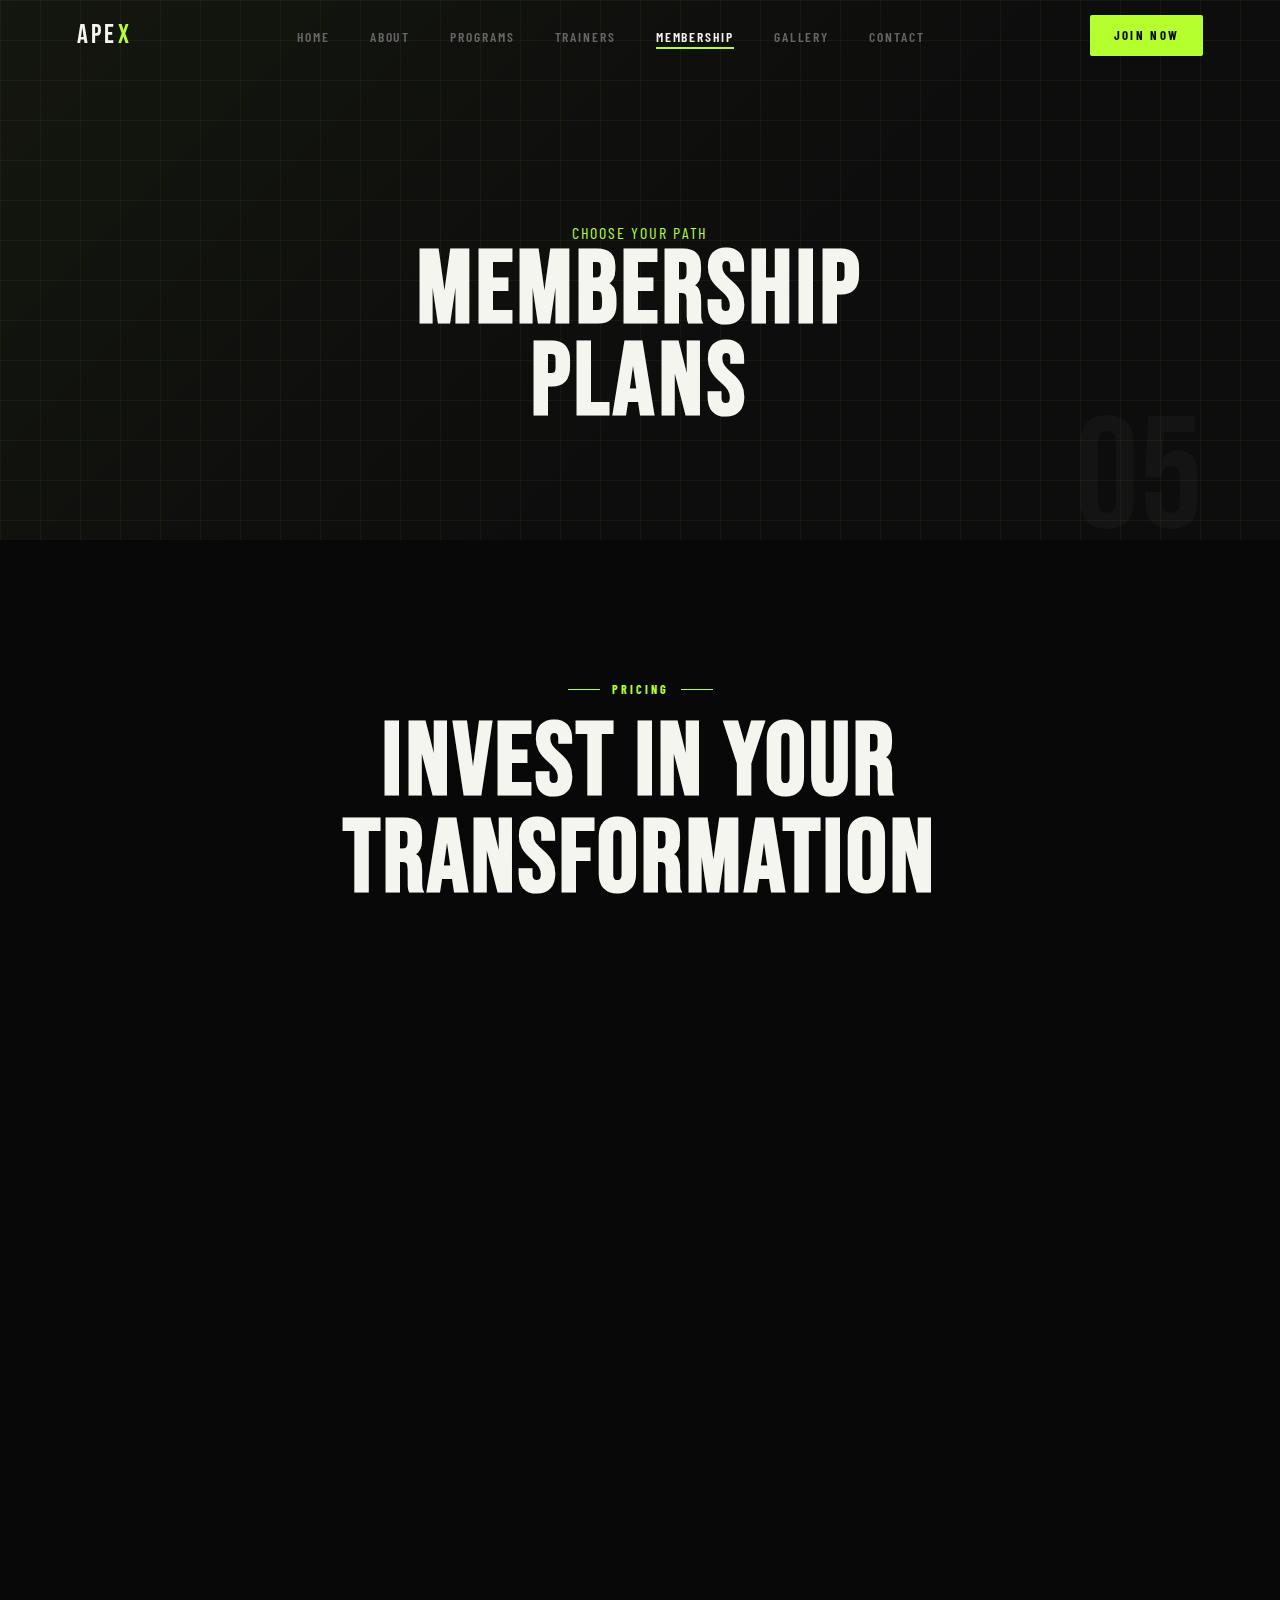
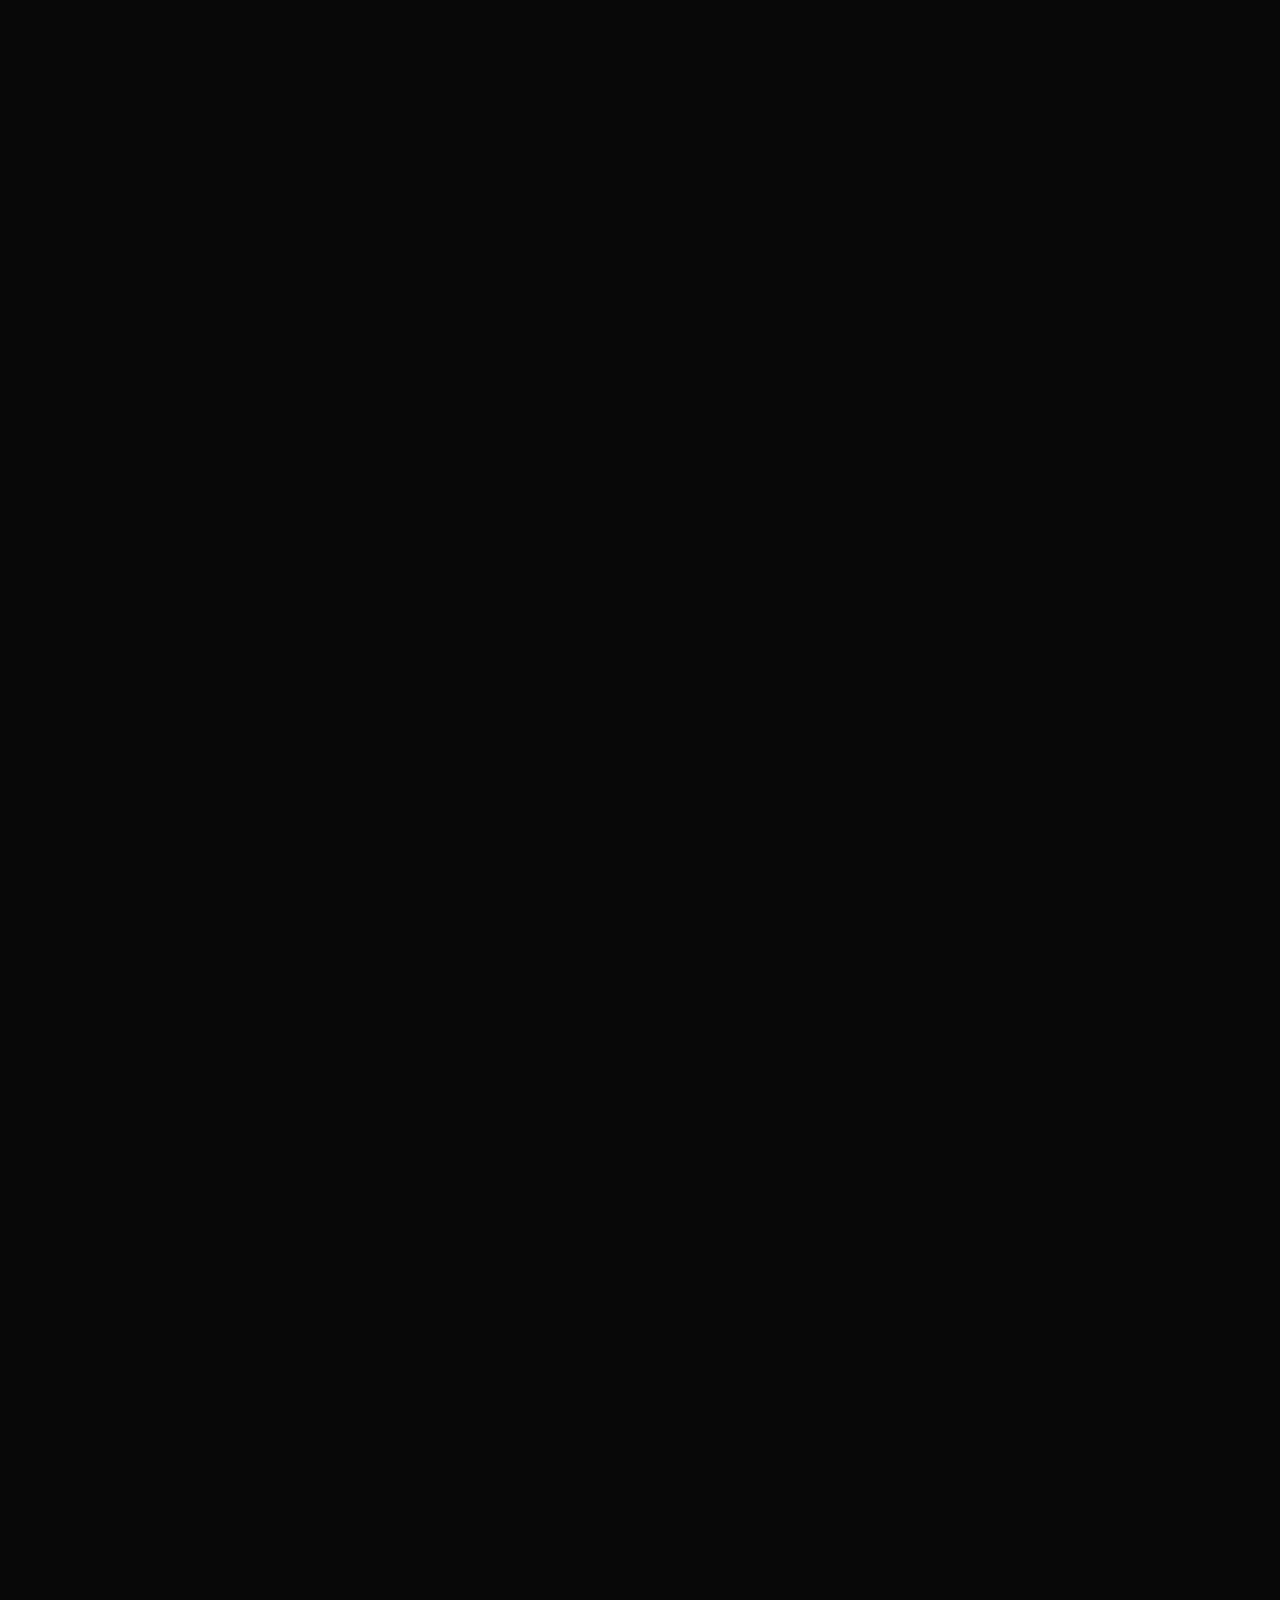
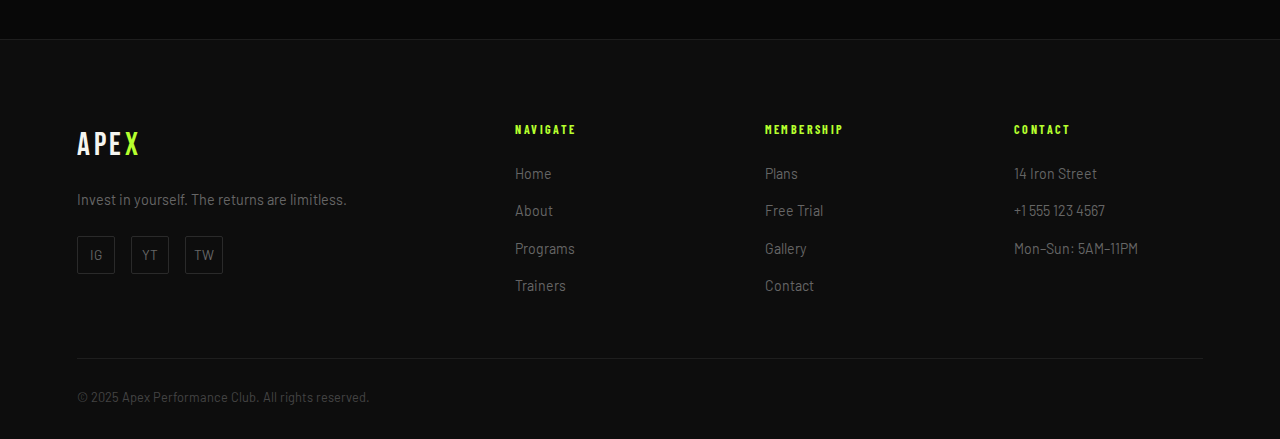
<file: membership.html>
<!DOCTYPE html>
<html lang="en">

<head>
  <meta charset="UTF-8">
  <meta name="viewport" content="width=device-width, initial-scale=1.0">
  <title>Membership — APEX GYM</title>
  <link rel="stylesheet" href="css/style.css">
  <style>
    .toggle-wrap {
      display: flex;
      align-items: center;
      gap: 16px;
      justify-content: center;
      margin: 40px 0 60px;
    }

    .toggle-label {
      font-family: var(--font-cond);
      font-size: .85rem;
      letter-spacing: .1em;
      text-transform: uppercase;
      color: var(--muted);
    }

    .toggle-label.active {
      color: var(--white);
    }

    .switch {
      position: relative;
      width: 52px;
      height: 28px;
    }

    .switch input {
      opacity: 0;
      width: 0;
      height: 0;
    }

    .slider {
      position: absolute;
      inset: 0;
      cursor: pointer;
      background: var(--steel2);
      border-radius: 28px;
      transition: background .3s;
    }

    .slider::before {
      content: '';
      position: absolute;
      left: 3px;
      top: 3px;
      width: 22px;
      height: 22px;
      background: var(--ash);
      border-radius: 50%;
      transition: transform .3s var(--ease-snap);
    }

    input:checked+.slider {
      background: var(--acid);
    }

    input:checked+.slider::before {
      transform: translateX(24px);
      background: var(--black);
    }

    .save-badge {
      background: var(--acid);
      color: var(--black);
      font-family: var(--font-cond);
      font-size: .65rem;
      font-weight: 700;
      letter-spacing: .15em;
      text-transform: uppercase;
      padding: 3px 10px;
      border-radius: 20px;
    }

    .plan-price-val {
      display: inline-block;
      transition: transform .2s, opacity .2s;
    }

    .compare-table {
      width: 100%;
      border-collapse: collapse;
      margin-top: 80px;
    }

    .compare-table th,
    .compare-table td {
      padding: 16px 20px;
      text-align: center;
      border-bottom: 1px solid var(--steel);
    }

    .compare-table th:first-child,
    .compare-table td:first-child {
      text-align: left;
    }

    .compare-table th {
      font-family: var(--font-cond);
      font-size: .75rem;
      letter-spacing: .2em;
      text-transform: uppercase;
      color: var(--muted);
      border-bottom: 2px solid var(--steel2);
    }

    .compare-table th.featured-col {
      color: var(--acid);
    }

    .compare-table tr:hover td {
      background: var(--surface2);
    }

    .compare-table td {
      font-size: .88rem;
      color: var(--ash);
    }

    .check-yes {
      color: var(--acid);
      font-size: 1.1rem;
    }

    .check-no {
      color: var(--muted2);
      font-size: 1.1rem;
    }

    .faq-item {
      border-bottom: 1px solid var(--steel);
    }

    .faq-q {
      display: flex;
      justify-content: space-between;
      align-items: center;
      padding: 24px 0;
      cursor: pointer;
      font-family: var(--font-cond);
      font-size: 1rem;
      font-weight: 600;
      letter-spacing: .05em;
      color: var(--ash);
      transition: color .2s;
    }

    .faq-q:hover {
      color: var(--white);
    }

    .faq-icon {
      font-size: 1.2rem;
      color: var(--acid);
      transition: transform .3s var(--ease-explosive);
      flex-shrink: 0;
    }

    .faq-a {
      max-height: 0;
      overflow: hidden;
      transition: max-height .4s var(--ease-explosive);
    }

    .faq-a p {
      padding-bottom: 20px;
      font-size: .88rem;
      color: var(--muted);
      line-height: 1.7;
    }

    .faq-item.open .faq-icon {
      transform: rotate(45deg);
    }

    @media (max-width: 768px) {

      .compare-table th,
      .compare-table td {
        padding: 12px 10px;
        font-size: 0.75rem;
      }

      .faq-q {
        padding: 20px 0;
        font-size: 0.9rem;
      }
    }
  </style>
</head>

<body>
  <div class="cursor">
    <div class="cursor-dot"></div>
    <div class="cursor-ring"></div>
  </div>
  <div class="mobile-menu">
    <a href="index.html">Home</a><a href="about.html">About</a><a href="programs.html">Programs</a>
    <a href="trainers.html">Trainers</a><a href="membership.html">Membership</a>
    <a href="gallery.html">Gallery</a><a href="contact.html">Contact</a><a href="join.html">Join Now</a>
  </div>
  <nav>
    <a href="index.html" class="nav-logo">APE<span>X</span></a>
    <ul class="nav-links">
      <li><a href="index.html">Home</a></li>
      <li><a href="about.html">About</a></li>
      <li><a href="programs.html">Programs</a></li>
      <li><a href="trainers.html">Trainers</a></li>
      <li><a href="membership.html">Membership</a></li>
      <li><a href="gallery.html">Gallery</a></li>
      <li><a href="contact.html">Contact</a></li>
    </ul>
    <a href="join.html" class="nav-cta magnetic">Join Now</a>
    <button class="hamburger"><span></span><span></span><span></span></button>
  </nav>

  <div class="page-hero">
    <div class="page-hero-bg"></div>
    <div class="page-hero-grid"></div>
    <span class="page-hero-num">05</span>
    <div class="container page-hero-content">
      <p>Choose Your Path</p>
      <h1>MEMBERSHIP<br>PLANS</h1>
    </div>
  </div>

  <section class="section-pad" style="background: var(--black);">
    <div class="container">
      <div class="section-label reveal" style="justify-content:center;">Pricing</div>
      <h2 class="section-title reveal reveal-delay-1" style="text-align:center;">INVEST IN YOUR<br>TRANSFORMATION</h2>
      <div class="toggle-wrap reveal reveal-delay-2">
        <span class="toggle-label active" id="lbl-monthly">Monthly</span>
        <label class="switch">
          <input type="checkbox" class="plan-toggle" data-monthly="59,99,179" data-annual="49,79,149">
          <span class="slider"></span>
        </label>
        <span class="toggle-label" id="lbl-annual">Annual <span class="save-badge">Save 20%</span></span>
      </div>
      <div class="plans-grid">
        <!-- STARTER -->
        <div class="plan-card reveal">
          <div class="plan-name">Starter</div>
          <div class="plan-price"><sup>$</sup><span class="plan-price-val">59</span><span>/mo</span></div>
          <div class="plan-period">per month, billed monthly</div>
          <ul class="plan-features">
            <li><span class="check">✓</span>Full Gym Access</li>
            <li><span class="check">✓</span>Group Classes (5/mo)</li>
            <li><span class="check">✓</span>Locker Room Access</li>
            <li><span class="check">✓</span>Member App Access</li>
            <li class="disabled"><span class="check">—</span>Personal Training</li>
            <li class="disabled"><span class="check">—</span>Nutrition Coaching</li>
            <li class="disabled"><span class="check">—</span>Recovery Lounge</li>
            <li class="disabled"><span class="check">—</span>Guest Passes</li>
          </ul>
          <a href="join.html" class="btn-outline" style="width:100%;text-align:center;justify-content:center;">Get
            Started</a>
        </div>
        <!-- PERFORMANCE (FEATURED) -->
        <div class="plan-card featured reveal reveal-delay-2">
          <div class="plan-badge">Most Popular</div>
          <div class="plan-name">Performance</div>
          <div class="plan-price"><sup>$</sup><span class="plan-price-val">99</span><span>/mo</span></div>
          <div class="plan-period">per month, billed monthly</div>
          <ul class="plan-features">
            <li><span class="check">✓</span>Full Gym Access</li>
            <li><span class="check">✓</span>Unlimited Group Classes</li>
            <li><span class="check">✓</span>Locker Room Access</li>
            <li><span class="check">✓</span>Member App Access</li>
            <li><span class="check">✓</span>2 PT Sessions/month</li>
            <li><span class="check">✓</span>Nutrition Check-in</li>
            <li><span class="check">✓</span>Recovery Lounge Access</li>
            <li class="disabled"><span class="check">—</span>Guest Passes</li>
          </ul>
          <a href="join.html" class="btn-primary" style="width:100%;text-align:center;justify-content:center;">Get
            Started <span class="arrow-icon">→</span></a>
        </div>
        <!-- ELITE -->
        <div class="plan-card reveal reveal-delay-3">
          <div class="plan-name">Elite</div>
          <div class="plan-price"><sup>$</sup><span class="plan-price-val">179</span><span>/mo</span></div>
          <div class="plan-period">per month, billed monthly</div>
          <ul class="plan-features">
            <li><span class="check">✓</span>Full Gym Access (24/7)</li>
            <li><span class="check">✓</span>Unlimited Group Classes</li>
            <li><span class="check">✓</span>Premium Locker</li>
            <li><span class="check">✓</span>Member App + Analytics</li>
            <li><span class="check">✓</span>8 PT Sessions/month</li>
            <li><span class="check">✓</span>Full Nutrition Coaching</li>
            <li><span class="check">✓</span>Recovery Lounge (Unlimited)</li>
            <li><span class="check">✓</span>4 Guest Passes/month</li>
          </ul>
          <a href="join.html" class="btn-outline" style="width:100%;text-align:center;justify-content:center;">Get
            Started</a>
        </div>
      </div>

      <!-- COMPARISON TABLE -->
      <div style="overflow-x:auto;">
        <table class="compare-table reveal">
          <thead>
            <tr>
              <th>Feature</th>
              <th>Starter</th>
              <th class="featured-col">Performance</th>
              <th>Elite</th>
            </tr>
          </thead>
          <tbody>
            <tr>
              <td>Full Gym Access</td>
              <td><span class="check-yes">✓</span></td>
              <td><span class="check-yes">✓</span></td>
              <td><span class="check-yes">✓</span></td>
            </tr>
            <tr>
              <td>24/7 Access</td>
              <td><span class="check-no">—</span></td>
              <td><span class="check-no">—</span></td>
              <td><span class="check-yes">✓</span></td>
            </tr>
            <tr>
              <td>Group Classes</td>
              <td>5 / month</td>
              <td>Unlimited</td>
              <td>Unlimited</td>
            </tr>
            <tr>
              <td>Personal Training</td>
              <td><span class="check-no">—</span></td>
              <td>2 / month</td>
              <td>8 / month</td>
            </tr>
            <tr>
              <td>Nutrition Coaching</td>
              <td><span class="check-no">—</span></td>
              <td>Monthly check-in</td>
              <td>Full program</td>
            </tr>
            <tr>
              <td>Recovery Lounge</td>
              <td><span class="check-no">—</span></td>
              <td><span class="check-yes">✓</span></td>
              <td>Unlimited</td>
            </tr>
            <tr>
              <td>Guest Passes</td>
              <td><span class="check-no">—</span></td>
              <td><span class="check-no">—</span></td>
              <td>4 / month</td>
            </tr>
            <tr>
              <td>App Analytics</td>
              <td>Basic</td>
              <td>Advanced</td>
              <td>Full Suite</td>
            </tr>
          </tbody>
        </table>
      </div>

      <!-- FAQ -->
      <div style="margin-top: 100px;">
        <div class="section-label reveal">FAQ</div>
        <h2 class="section-title reveal reveal-delay-1" style="margin-bottom: 48px;">QUESTIONS?<br>WE GOT ANSWERS.</h2>
        <div class="faq-list">
          <div class="faq-item reveal">
            <div class="faq-q">Is there a joining fee?<span class="faq-icon">+</span></div>
            <div class="faq-a">
              <p>There is no joining fee for any plan. We believe in transparent pricing. What you see is what you pay,
                period.</p>
            </div>
          </div>
          <div class="faq-item reveal reveal-delay-1">
            <div class="faq-q">Can I cancel anytime?<span class="faq-icon">+</span></div>
            <div class="faq-a">
              <p>Monthly plans can be cancelled at any time with 30 days notice. Annual plans include a pro-rated refund
                if cancelled after 90 days.</p>
            </div>
          </div>
          <div class="faq-item reveal reveal-delay-2">
            <div class="faq-q">Do you offer corporate memberships?<span class="faq-icon">+</span></div>
            <div class="faq-a">
              <p>Yes! We offer group corporate plans for 5+ employees with discounts up to 30%. Contact our team to set
                up a custom quote.</p>
            </div>
          </div>
          <div class="faq-item reveal">
            <div class="faq-q">What if I want to upgrade my plan?<span class="faq-icon">+</span></div>
            <div class="faq-a">
              <p>Plan upgrades take effect immediately. Your billing will be pro-rated and you'll only pay the
                difference for the remaining days of your current cycle.</p>
            </div>
          </div>
          <div class="faq-item reveal reveal-delay-1">
            <div class="faq-q">Is there a free trial?<span class="faq-icon">+</span></div>
            <div class="faq-a">
              <p>Yes — we offer a 7-day free trial for new members on any plan. No credit card required. Visit our Join
                page to claim yours.</p>
            </div>
          </div>
        </div>
      </div>
    </div>
  </section>

  <footer>
    <div class="container">
      <div class="footer-grid">
        <div class="footer-brand">
          <div class="nav-logo">APE<span style="color:var(--acid)">X</span></div>
          <p style="margin-top:16px">Invest in yourself. The returns are limitless.</p>
          <div class="social-links" style="margin-top:24px"><a href="#" class="social-link">IG</a><a href="#"
              class="social-link">YT</a><a href="#" class="social-link">TW</a></div>
        </div>
        <div class="footer-col">
          <h4>Navigate</h4>
          <ul>
            <li><a href="index.html">Home</a></li>
            <li><a href="about.html">About</a></li>
            <li><a href="programs.html">Programs</a></li>
            <li><a href="trainers.html">Trainers</a></li>
          </ul>
        </div>
        <div class="footer-col">
          <h4>Membership</h4>
          <ul>
            <li><a href="membership.html">Plans</a></li>
            <li><a href="join.html">Free Trial</a></li>
            <li><a href="gallery.html">Gallery</a></li>
            <li><a href="contact.html">Contact</a></li>
          </ul>
        </div>
        <div class="footer-col">
          <h4>Contact</h4>
          <ul>
            <li><a href="#">14 Iron Street</a></li>
            <li><a href="tel:+15551234567">+1 555 123 4567</a></li>
            <li><a href="#">Mon–Sun: 5AM–11PM</a></li>
          </ul>
        </div>
      </div>
      <div class="footer-bottom">
        <p>© 2025 Apex Performance Club. All rights reserved.</p>
      </div>
    </div>
  </footer>
  <script src="js/script.js"></script>
  <script>
    // FAQ Accordion
    document.querySelectorAll('.faq-q').forEach(q => {
      q.addEventListener('click', () => {
        const item = q.closest('.faq-item');
        const a = item.querySelector('.faq-a');
        const isOpen = item.classList.contains('open');
        document.querySelectorAll('.faq-item').forEach(i => {
          i.classList.remove('open');
          i.querySelector('.faq-a').style.maxHeight = '0';
        });
        if (!isOpen) {
          item.classList.add('open');
          a.style.maxHeight = a.scrollHeight + 'px';
        }
      });
    });
    // Toggle label update
    const toggle = document.querySelector('.plan-toggle');
    const lblM = document.getElementById('lbl-monthly');
    const lblA = document.getElementById('lbl-annual');
    if (toggle) {
      toggle.addEventListener('change', () => {
        lblM.classList.toggle('active', !toggle.checked);
        lblA.classList.toggle('active', toggle.checked);
      });
    }
  </script>
</body>

</html>
</file>
<file: css/style.css>
/* ============================================================
   APEX GYM — PREMIUM STYLESHEET
   Color System: Matte Black + Acid Green + Steel
   ============================================================ */

@import url('https://fonts.googleapis.com/css2?family=Bebas+Neue&family=Barlow+Condensed:wght@300;400;600;700;900&family=Barlow:wght@300;400;500;600&display=swap');

/* ── CSS VARIABLES ── */
:root {
  --black: #080808;
  --deep: #0d0d0d;
  --surface: #111111;
  --surface2: #161616;
  --steel: #1e1e1e;
  --steel2: #2a2a2a;
  --acid: #b5ff2e;
  --acid-dim: #8acc1e;
  --acid-glow: rgba(181, 255, 46, 0.15);
  --acid-faint: rgba(181, 255, 46, 0.05);
  --ash: #d4d4d4;
  --muted: #666666;
  --muted2: #444444;
  --white: #f5f5f0;
  --font-display: 'Bebas Neue', sans-serif;
  --font-cond: 'Barlow Condensed', sans-serif;
  --font-body: 'Barlow', sans-serif;
  --ease-explosive: cubic-bezier(0.16, 1, 0.3, 1);
  --ease-heavy: cubic-bezier(0.77, 0, 0.175, 1);
  --ease-snap: cubic-bezier(0.68, -0.55, 0.265, 1.55);
}

/* ── RESET ── */
*,
*::before,
*::after {
  box-sizing: border-box;
  margin: 0;
  padding: 0;
}

html {
  scroll-behavior: smooth;
  font-size: 16px;
  overflow-x: hidden;
}

body {
  background: var(--black);
  color: var(--ash);
  font-family: var(--font-body);
  font-weight: 400;
  line-height: 1.6;
  overflow-x: hidden;
  width: 100%;
  cursor: none;
}

a {
  color: inherit;
  text-decoration: none;
}

img {
  display: block;
  max-width: 100%;
}

button {
  border: none;
  background: none;
  cursor: none;
  font-family: inherit;
}

input,
textarea,
select {
  font-family: inherit;
}

/* ── CUSTOM CURSOR ── */
.cursor {
  position: fixed;
  top: 0;
  left: 0;
  z-index: 9999;
  pointer-events: none;
}

.cursor-dot {
  width: 6px;
  height: 6px;
  background: var(--acid);
  border-radius: 50%;
  position: absolute;
  transform: translate(-50%, -50%);
  transition: width .15s, height .15s;
}

.cursor-ring {
  width: 36px;
  height: 36px;
  border: 1.5px solid rgba(181, 255, 46, 0.5);
  border-radius: 50%;
  position: absolute;
  transform: translate(-50%, -50%);
  transition: transform .08s var(--ease-explosive),
    width .3s var(--ease-explosive),
    height .3s var(--ease-explosive),
    border-color .3s;
}

body.cursor-hover .cursor-dot {
  width: 10px;
  height: 10px;
}

body.cursor-hover .cursor-ring {
  width: 56px;
  height: 56px;
  border-color: var(--acid);
}

/* ── NOISE OVERLAY ── */
body::before {
  content: '';
  position: fixed;
  inset: 0;
  z-index: 0;
  background-image: url("data:image/svg+xml,%3Csvg viewBox='0 0 256 256' xmlns='http://www.w3.org/2000/svg'%3E%3Cfilter id='noise'%3E%3CfeTurbulence type='fractalNoise' baseFrequency='0.9' numOctaves='4' stitchTiles='stitch'/%3E%3C/filter%3E%3Crect width='100%25' height='100%25' filter='url(%23noise)' opacity='0.04'/%3E%3C/svg%3E");
  pointer-events: none;
  opacity: 0.4;
}

/* ── LOADER ── */
#loader {
  position: fixed;
  inset: 0;
  z-index: 9000;
  background: var(--black);
  display: flex;
  flex-direction: column;
  align-items: center;
  justify-content: center;
  gap: 24px;
}

.loader-text {
  font-family: var(--font-display);
  font-size: clamp(3.5rem, 12vw, 9rem);
  letter-spacing: 0.08em;
  color: var(--white);
  overflow: hidden;
}

.loader-text span {
  display: inline-block;
  transform: translateY(110%);
  animation: loader-rise 0.7s var(--ease-explosive) forwards;
}

.loader-text span:nth-child(2) {
  animation-delay: 0.1s;
}

.loader-text span:nth-child(3) {
  animation-delay: 0.2s;
}

.loader-text span:nth-child(4) {
  animation-delay: 0.3s;
}

.loader-bar {
  width: 200px;
  height: 2px;
  background: var(--steel2);
  overflow: hidden;
}

.loader-bar-fill {
  height: 100%;
  width: 0%;
  background: var(--acid);
  animation: loader-fill 1.6s var(--ease-explosive) forwards;
  animation-delay: 0.4s;
}

@keyframes loader-rise {
  to {
    transform: translateY(0);
  }
}

@keyframes loader-fill {
  to {
    width: 100%;
  }
}

#loader.done {
  animation: loader-out 0.6s var(--ease-heavy) forwards;
  animation-delay: 0.2s;
}

@keyframes loader-out {
  to {
    transform: translateY(-100%);
  }
}

/* ── NAVIGATION ── */
nav {
  position: fixed;
  top: 0;
  left: 0;
  width: 100%;
  z-index: 1000;
  padding: 0 6vw;
  display: flex;
  align-items: center;
  justify-content: space-between;
  height: 72px;
  background: transparent;
  transition: background 0.4s, backdrop-filter 0.4s, border-color 0.4s;
  border-bottom: 1px solid transparent;
}

.nav-container {
  display: flex;
  align-items: center;
  justify-content: space-between;
  width: 100%;
  height: 100%;
}

nav.scrolled {
  background: rgba(8, 8, 8, 0.92);
  backdrop-filter: blur(20px);
  border-color: var(--steel2);
}

.nav-logo {
  font-family: var(--font-display);
  font-size: 1.7rem;
  letter-spacing: 0.12em;
  color: var(--white);
}

.nav-logo span {
  color: var(--acid);
}

.nav-links {
  display: flex;
  gap: 40px;
  list-style: none;
}

.nav-links a {
  font-family: var(--font-cond);
  font-size: 0.85rem;
  font-weight: 600;
  letter-spacing: 0.14em;
  text-transform: uppercase;
  color: var(--muted);
  position: relative;
  transition: color 0.25s;
}

.nav-links a::after {
  content: '';
  position: absolute;
  bottom: -4px;
  left: 0;
  width: 0;
  height: 1.5px;
  background: var(--acid);
  transition: width 0.3s var(--ease-explosive);
}

.nav-links a:hover,
.nav-links a.active {
  color: var(--white);
}

.nav-links a:hover::after,
.nav-links a.active::after {
  width: 100%;
}

.nav-cta {
  font-family: var(--font-cond);
  font-size: 0.8rem;
  font-weight: 700;
  letter-spacing: 0.18em;
  text-transform: uppercase;
  padding: 10px 24px;
  background: var(--acid);
  color: var(--black);
  border-radius: 2px;
  transition: transform 0.2s var(--ease-snap), box-shadow 0.2s;
}

.nav-cta:hover {
  transform: translateY(-2px);
  box-shadow: 0 8px 32px rgba(181, 255, 46, 0.35);
}

.hamburger {
  display: none;
  flex-direction: column;
  gap: 5px;
  width: 28px;
  z-index: 100;
}

.hamburger span {
  display: block;
  width: 100%;
  height: 1.5px;
  background: var(--ash);
  transition: transform 0.3s, opacity 0.3s;
}

.hamburger.open span:nth-child(1) {
  transform: rotate(45deg) translate(4.7px, 4.7px);
}

.hamburger.open span:nth-child(2) {
  opacity: 0;
}

.hamburger.open span:nth-child(3) {
  transform: rotate(-45deg) translate(4.7px, -4.7px);
}

/* Mobile menu */
.mobile-menu {
  position: fixed;
  inset: 0;
  z-index: 900;
  background: var(--deep);
  display: flex;
  align-items: center;
  justify-content: center;
  flex-direction: column;
  gap: 32px;
  transform: translateX(100%);
  transition: transform 0.5s var(--ease-heavy);
}

.mobile-menu.open {
  transform: translateX(0);
}

.mobile-menu a {
  font-family: var(--font-display);
  font-size: clamp(2.5rem, 8vw, 4rem);
  letter-spacing: 0.08em;
  color: var(--white);
  transition: color 0.2s;
}

.mobile-menu a:hover {
  color: var(--acid);
}

/* ── SECTION UTILITY ── */
section {
  position: relative;
  z-index: 1;
}

.container {
  width: 100%;
  max-width: 1320px;
  margin: 0 auto;
  padding: 0 6vw;
}

.section-pad {
  padding: 140px 0;
}

.section-label {
  font-family: var(--font-cond);
  font-size: 0.75rem;
  font-weight: 700;
  letter-spacing: 0.25em;
  text-transform: uppercase;
  color: var(--acid);
  margin-bottom: 16px;
  display: flex;
  align-items: center;
  justify-content: center;
  gap: 12px;
}

.section-label::before,
.section-label::after {
  content: '';
  display: block;
  width: 32px;
  height: 1.5px;
  background: var(--acid);
}

.section-title {
  font-family: var(--font-display);
  font-size: clamp(3rem, 8vw, 6.5rem);
  line-height: 0.95;
  letter-spacing: 0.03em;
  color: var(--white);
  text-align: center;
}

.section-sub {
  font-size: 1.05rem;
  color: var(--muted);
  max-width: 540px;
  line-height: 1.7;
  margin: 20px auto 0;
  text-align: center;
}

/* ── SCROLL REVEAL ── */
.reveal {
  opacity: 0;
  transform: translateY(50px);
  transition: opacity 0.8s var(--ease-explosive),
    transform 0.8s var(--ease-explosive);
}

.reveal.from-left {
  transform: translateX(-60px);
}

.reveal.from-right {
  transform: translateX(60px);
}

.reveal.scale-in {
  transform: scale(0.92);
}

.reveal.visible {
  opacity: 1;
  transform: none;
}

.reveal-delay-1 {
  transition-delay: 0.1s;
}

.reveal-delay-2 {
  transition-delay: 0.2s;
}

.reveal-delay-3 {
  transition-delay: 0.3s;
}

.reveal-delay-4 {
  transition-delay: 0.4s;
}

.reveal-delay-5 {
  transition-delay: 0.5s;
}

/* ── BUTTON STYLES ── */
.btn-primary {
  display: inline-flex;
  align-items: center;
  gap: 12px;
  font-family: var(--font-cond);
  font-size: 0.85rem;
  font-weight: 700;
  letter-spacing: 0.2em;
  text-transform: uppercase;
  padding: 16px 36px;
  background: var(--acid);
  color: var(--black);
  border-radius: 2px;
  position: relative;
  overflow: hidden;
  transition: transform 0.25s var(--ease-snap), box-shadow 0.25s;
}

.btn-primary::before {
  content: '';
  position: absolute;
  inset: 0;
  background: rgba(255, 255, 255, 0.15);
  transform: translateX(-101%);
  transition: transform 0.35s var(--ease-explosive);
}

.btn-primary:hover {
  transform: translateY(-3px);
  box-shadow: 0 12px 40px rgba(181, 255, 46, 0.4);
}

.btn-primary:hover::before {
  transform: translateX(0);
}

.btn-outline {
  display: inline-flex;
  align-items: center;
  gap: 12px;
  font-family: var(--font-cond);
  font-size: 0.85rem;
  font-weight: 700;
  letter-spacing: 0.2em;
  text-transform: uppercase;
  padding: 15px 36px;
  border: 1.5px solid var(--steel2);
  color: var(--ash);
  border-radius: 2px;
  transition: border-color 0.25s, color 0.25s, transform 0.25s var(--ease-snap);
}

.btn-outline:hover {
  border-color: var(--acid);
  color: var(--acid);
  transform: translateY(-3px);
}

.arrow-icon {
  font-size: 1.1rem;
  transition: transform 0.25s var(--ease-explosive);
}

.btn-primary:hover .arrow-icon,
.btn-outline:hover .arrow-icon {
  transform: translateX(4px);
}

/* ── DIVIDER ── */
.acid-line {
  width: 60px;
  height: 3px;
  background: var(--acid);
  margin: 24px 0;
}

/* ── STAT BAR ── */
.stat-number {
  font-family: var(--font-display);
  font-size: clamp(3rem, 5vw, 5rem);
  color: var(--white);
  line-height: 1;
}

.stat-label {
  font-family: var(--font-cond);
  font-size: 0.8rem;
  letter-spacing: 0.2em;
  text-transform: uppercase;
  color: var(--muted);
  margin-top: 6px;
}

.stat-accent {
  color: var(--acid);
}

/* ── CARD BASE ── */
.card {
  background: var(--surface);
  border: 1px solid var(--steel);
  border-radius: 4px;
  overflow: hidden;
  transition: border-color 0.3s, transform 0.4s var(--ease-explosive), box-shadow 0.4s;
}

.card:hover {
  border-color: var(--acid);
  transform: translateY(-8px);
  box-shadow: 0 24px 60px rgba(0, 0, 0, 0.6), 0 0 0 1px rgba(181, 255, 46, 0.1);
}

/* ── FORM STYLES ── */
.form-group {
  margin-bottom: 20px;
}

.form-group label {
  display: block;
  font-family: var(--font-cond);
  font-size: 0.78rem;
  letter-spacing: 0.2em;
  text-transform: uppercase;
  color: var(--muted);
  margin-bottom: 8px;
}

.form-group input,
.form-group textarea,
.form-group select {
  width: 100%;
  background: var(--surface);
  border: 1px solid var(--steel2);
  border-radius: 2px;
  padding: 14px 18px;
  color: var(--ash);
  font-size: 0.95rem;
  outline: none;
  transition: border-color 0.25s, box-shadow 0.25s;
}

.form-group input:focus,
.form-group textarea:focus {
  border-color: var(--acid);
  box-shadow: 0 0 0 3px var(--acid-faint);
}

.form-group input.error,
.form-group textarea.error {
  border-color: #ff4444;
}

.field-error {
  font-size: 0.78rem;
  color: #ff6666;
  margin-top: 6px;
  font-family: var(--font-cond);
  letter-spacing: 0.05em;
}

.form-group textarea {
  resize: vertical;
  min-height: 120px;
}

/* ── ACID GRID BG ── */
.grid-bg {
  background-image:
    linear-gradient(rgba(181, 255, 46, 0.03) 1px, transparent 1px),
    linear-gradient(90deg, rgba(181, 255, 46, 0.03) 1px, transparent 1px);
  background-size: 60px 60px;
}

/* ── MARQUEE ── */
.marquee-wrap {
  overflow: hidden;
  border-top: 1px solid var(--steel);
  border-bottom: 1px solid var(--steel);
  padding: 18px 0;
  background: var(--surface);
}

.marquee-track {
  display: flex;
  gap: 60px;
  animation: marquee 25s linear infinite;
  width: max-content;
}

.marquee-item {
  font-family: var(--font-display);
  font-size: 1.1rem;
  letter-spacing: 0.15em;
  text-transform: uppercase;
  color: var(--muted2);
  white-space: nowrap;
  display: flex;
  align-items: center;
  gap: 24px;
}

.marquee-item .dot {
  width: 6px;
  height: 6px;
  background: var(--acid);
  border-radius: 50%;
  flex-shrink: 0;
}

@keyframes marquee {
  0% {
    transform: translateX(0);
  }

  100% {
    transform: translateX(-50%);
  }
}

/* ── PAGE HERO MINI (for inner pages) ── */
.page-hero {
  height: 60vh;
  min-height: 500px;
  display: flex;
  flex-direction: column;
  justify-content: center;
  align-items: center;
  text-align: center;
  padding-top: 100px;
  position: relative;
  overflow: hidden;
}

.page-hero-bg {
  position: absolute;
  inset: 0;
  background: var(--deep);
}

.page-hero-bg::after {
  content: '';
  position: absolute;
  inset: 0;
  background: linear-gradient(135deg, rgba(181, 255, 46, 0.04) 0%, transparent 60%);
}

.page-hero-grid {
  position: absolute;
  inset: 0;
  background-image:
    linear-gradient(rgba(181, 255, 46, 0.05) 1px, transparent 1px),
    linear-gradient(90deg, rgba(181, 255, 46, 0.05) 1px, transparent 1px);
  background-size: 40px 40px;
}

.page-hero-content {
  position: relative;
  z-index: 1;
  display: flex;
  flex-direction: column;
  align-items: center;
}

.page-hero-num {
  font-family: var(--font-display);
  font-size: 10rem;
  color: rgba(255, 255, 255, 0.03);
  position: absolute;
  right: 6vw;
  bottom: -20px;
  line-height: 1;
  pointer-events: none;
}

.page-hero h1 {
  font-family: var(--font-display);
  font-size: clamp(3.5rem, 8vw, 7rem);
  line-height: 0.9;
  letter-spacing: 0.04em;
  color: var(--white);
}

.page-hero p {
  font-family: var(--font-cond);
  font-size: 1rem;
  letter-spacing: 0.12em;
  text-transform: uppercase;
  color: var(--acid);
  margin-top: 10px;
}

/* ── FOOTER ── */
footer {
  background: var(--deep);
  border-top: 1px solid var(--steel);
  padding: 80px 0 32px;
}

.footer-grid {
  display: grid;
  grid-template-columns: 2fr 1fr 1fr 1fr;
  gap: 60px;
  margin-bottom: 60px;
}

.footer-brand .nav-logo {
  font-size: 2rem;
  margin-bottom: 16px;
}

.footer-brand p {
  color: var(--muted);
  font-size: 0.9rem;
  max-width: 280px;
  line-height: 1.7;
}

.footer-col h4 {
  font-family: var(--font-cond);
  font-size: 0.75rem;
  font-weight: 700;
  letter-spacing: 0.2em;
  text-transform: uppercase;
  color: var(--acid);
  margin-bottom: 20px;
}

.footer-col ul {
  list-style: none;
  display: flex;
  flex-direction: column;
  gap: 12px;
}

.footer-col ul a {
  font-size: 0.88rem;
  color: var(--muted);
  transition: color 0.2s, padding-left 0.2s;
}

.footer-col ul a:hover {
  color: var(--white);
  padding-left: 6px;
}

.footer-bottom {
  border-top: 1px solid var(--steel);
  padding-top: 28px;
  display: flex;
  align-items: center;
  justify-content: space-between;
}

.footer-bottom p {
  font-size: 0.8rem;
  color: var(--muted2);
}

.social-links {
  display: flex;
  gap: 16px;
}

.social-link {
  width: 38px;
  height: 38px;
  border: 1px solid var(--steel2);
  border-radius: 2px;
  display: flex;
  align-items: center;
  justify-content: center;
  font-size: 0.85rem;
  color: var(--muted);
  transition: border-color 0.25s, color 0.25s, transform 0.25s var(--ease-snap);
}

.social-link:hover {
  border-color: var(--acid);
  color: var(--acid);
  transform: translateY(-3px);
}

/* ═══════════════════════════════════════════════════════════
   HOME PAGE
═══════════════════════════════════════════════════════════ */
#hero {
  height: 100vh;
  min-height: 900px;
  display: flex;
  flex-direction: column;
  justify-content: center;
  align-items: center;
  position: relative;
  overflow: hidden;
  background: var(--black);
  padding-top: 100px;
  padding-bottom: 180px;
}

@media (max-width: 768px) {
  #hero {
    height: auto !important;
    min-height: 100vh;
    padding-bottom: 0;
  }
}

.hero-bg {
  position: absolute;
  inset: 0;
  background: radial-gradient(ellipse 80% 60% at 60% 40%, rgba(181, 255, 46, 0.06) 0%, transparent 70%);
}

.hero-bg-lines {
  position: absolute;
  inset: 0;
  background-image: repeating-linear-gradient(-45deg,
      transparent,
      transparent 80px,
      rgba(181, 255, 46, 0.015) 80px,
      rgba(181, 255, 46, 0.015) 81px);
}

.hero-number {
  position: absolute;
  right: -2vw;
  top: 50%;
  transform: translateY(-55%);
  font-family: var(--font-display);
  font-size: clamp(20rem, 35vw, 42rem);
  line-height: 0.85;
  color: rgba(255, 255, 255, 0.025);
  user-select: none;
  letter-spacing: -0.04em;
}

.hero-content {
  position: relative;
  z-index: 1;
  text-align: center;
}

.hero-label {
  font-family: var(--font-cond);
  font-size: 0.8rem;
  font-weight: 700;
  letter-spacing: 0.3em;
  text-transform: uppercase;
  color: var(--acid);
  margin-bottom: 24px;
  overflow: hidden;
  text-align: center;
}

.hero-label span {
  display: inline-block;
  animation: slide-up 0.7s var(--ease-explosive) 1.8s both;
}

.hero-headline {
  font-family: var(--font-display);
  font-size: clamp(4rem, 8vw, 9.5rem);
  line-height: 0.88;
  letter-spacing: 0.02em;
  color: var(--white);
  overflow: hidden;
  text-align: center;
}

.hero-word {
  display: block;
  animation: slide-up 0.7s var(--ease-explosive) both;
}

.hero-word:nth-child(1) {
  animation-delay: 1.9s;
}

.hero-word:nth-child(2) {
  animation-delay: 2.05s;
}

.hero-word:nth-child(3) {
  animation-delay: 2.2s;
  color: var(--acid);
}

.hero-sub {
  font-size: 1.05rem;
  color: var(--muted);
  max-width: 480px;
  line-height: 1.7;
  margin: 28px auto 40px;
  animation: slide-up 0.7s var(--ease-explosive) 2.35s both;
}

.hero-btns {
  display: flex;
  gap: 16px;
  flex-wrap: wrap;
  justify-content: center;
  animation: slide-up 0.7s var(--ease-explosive) 2.5s both;
}

.hero-scroll {
  position: absolute;
  bottom: 140px;
  left: 50%;
  transform: translateX(-50%);
  display: flex;
  flex-direction: column;
  align-items: center;
  gap: 8px;
  font-family: var(--font-cond);
  font-size: 0.7rem;
  letter-spacing: 0.2em;
  text-transform: uppercase;
  color: var(--muted2);
  animation: fade-in 1s var(--ease-explosive) 3s both;
}

.scroll-line {
  width: 1px;
  height: 40px;
  background: linear-gradient(var(--acid), transparent);
  animation: scroll-pulse 2s ease infinite;
}

@keyframes slide-up {
  from {
    transform: translateY(80px);
    opacity: 0;
  }

  to {
    transform: translateY(0);
    opacity: 1;
  }
}

@media (max-width: 768px) {
  #hero {
    height: auto !important;
    min-height: 100vh;
    display: flex !important;
    flex-direction: column !important;
    justify-content: flex-start !important;
    padding: 140px 0 0 !important;
  }

  .hero-content {
    margin-bottom: 60px !important;
    flex-grow: 1;
    display: flex;
    flex-direction: column;
    justify-content: center;
  }

  .hero-scroll {
    display: none !important;
  }
}

@keyframes fade-in {
  from {
    opacity: 0;
  }

  to {
    opacity: 1;
  }
}

@keyframes scroll-pulse {

  0%,
  100% {
    opacity: 0.5;
    transform: scaleY(1);
  }

  50% {
    opacity: 1;
    transform: scaleY(1.4);
  }
}

.hero-stats-container {
  position: absolute;
  bottom: 0;
  left: 0;
  right: 0;
  background: var(--surface);
  border-top: 1px solid var(--steel);
}

.hero-stats {
  padding: 24px 6vw;
  display: grid;
  grid-template-columns: repeat(4, 1fr);
}

.hero-stat {
  text-align: center;
  border-right: 1px solid var(--steel);
}

.hero-stat:last-child {
  border-right: none;
}

.hero-stat .num {
  font-family: var(--font-display);
  font-size: 2.4rem;
  color: var(--white);
  line-height: 1;
}

.hero-stat .num em {
  color: var(--acid);
  font-style: normal;
}

.hero-stat .lbl {
  font-family: var(--font-cond);
  font-size: 0.7rem;
  letter-spacing: 0.15em;
  text-transform: uppercase;
  color: var(--muted);
  margin-top: 4px;
}

/* ── FEATURES ROW ── */
.features-row {
  display: flex;
  flex-direction: column;
  align-items: center;
  gap: 32px;
  max-width: 800px;
  margin: 0 auto;
}

.feature-item {
  background: var(--surface);
  padding: 60px 40px;
  width: 100%;
  border: 1px solid var(--steel);
  position: relative;
  overflow: hidden;
  transition: background 0.35s, border-color 0.3s;
  text-align: center;
  display: flex;
  flex-direction: column;
  align-items: center;
}

.feature-item:hover {
  background: var(--surface2);
}

.feature-item::after {
  content: '';
  position: absolute;
  bottom: 0;
  left: 0;
  width: 0;
  height: 2px;
  background: var(--acid);
  transition: width 0.4s var(--ease-explosive);
}

.feature-item:hover::after {
  width: 100%;
}

.feature-icon {
  font-size: 2rem;
  margin: 0 auto 20px;
  display: block;
  transition: transform 0.3s;
}

.feature-item:hover .feature-icon {
  transform: scale(1.1);
}

.feature-item h3 {
  font-family: var(--font-display);
  font-size: 1.8rem;
  letter-spacing: 0.05em;
  color: var(--white);
  margin-bottom: 12px;
}

.feature-item p {
  font-size: 0.88rem;
  color: var(--muted);
  line-height: 1.7;
}

/* ── PROGRAM PREVIEW ── */
.programs-grid {
  display: grid;
  grid-template-columns: repeat(3, 1fr);
  gap: 20px;
}

.program-card {
  background: var(--surface);
  border: 1px solid var(--steel);
  border-radius: 4px;
  overflow: hidden;
  position: relative;
  height: 360px;
  cursor: none;
  transition: border-color 0.3s;
}

.program-card:hover {
  border-color: var(--acid);
}

.program-icon {
  font-size: 3rem;
  margin-bottom: 20px;
  display: block;
}

.program-content {
  position: absolute;
  inset: 0;
  padding: 40px 32px;
  background: linear-gradient(transparent, rgba(8, 8, 8, 0.98) 70%);
  display: flex;
  flex-direction: column;
  justify-content: flex-end;
  align-items: center;
  text-align: center;
  transform: translateY(120px);
  transition: transform 0.5s var(--ease-explosive);
}

.program-card:hover .program-content {
  transform: translateY(0);
}

.program-tag {
  font-family: var(--font-cond);
  font-size: 0.7rem;
  letter-spacing: 0.25em;
  text-transform: uppercase;
  color: var(--acid);
  margin-bottom: 8px;
  opacity: 0.6;
  transition: opacity 0.3s;
}

.program-card:hover .program-tag {
  opacity: 1;
}

.program-content h3 {
  font-family: var(--font-display);
  font-size: 2rem;
  letter-spacing: 0.05em;
  color: var(--white);
  margin-bottom: 12px;
}

.program-content p {
  font-size: 0.88rem;
  color: var(--muted);
  line-height: 1.6;
  margin-top: 16px;
  opacity: 0;
  transform: translateY(20px);
  transition: opacity 0.3s, transform 0.4s;
}

.program-card:hover .program-content p {
  opacity: 1;
  transform: translateY(0);
}

/* ── VALUES GRID ── */
.values-grid {
  display: grid;
  grid-template-columns: repeat(3, 1fr);
  gap: 32px;
  margin-top: 60px;
}

.value-card {
  background: var(--surface);
  border: 1px solid var(--steel);
  border-radius: 2px;
  padding: 60px 40px;
  position: relative;
  overflow: hidden;
  transition: border-color 0.4s, transform 0.5s var(--ease-explosive), box-shadow 0.4s;
  display: flex;
  flex-direction: column;
  align-items: flex-start;
  text-align: left;
}

.value-card:hover {
  border-color: var(--acid);
  transform: translateY(-8px);
  box-shadow: 0 30px 60px rgba(0, 0, 0, 0.6);
}

/* Minimal Top Indicator */
.value-card::after {
  content: '';
  position: absolute;
  top: 0;
  left: 0;
  width: 0;
  height: 3px;
  background: var(--acid);
  transition: width 0.4s var(--ease-explosive);
}

.value-card:hover::after {
  width: 100%;
}

/* Background Number Treatment */
.value-card::before {
  content: attr(data-num);
  position: absolute;
  top: 20px;
  right: 20px;
  font-family: var(--font-display);
  font-size: 6rem;
  color: rgba(255, 255, 255, 0.03);
  line-height: 1;
  transition: color 0.4s, transform 0.6s var(--ease-explosive);
  pointer-events: none;
  z-index: 0;
}

.value-card:hover::before {
  color: rgba(181, 255, 46, 0.08);
  transform: scale(1.1) translateX(-10px);
}

.value-card h3 {
  font-family: var(--font-display);
  font-size: 2.2rem;
  letter-spacing: 0.05em;
  color: var(--white);
  margin-bottom: 20px;
  position: relative;
  z-index: 1;
  text-transform: uppercase;
}

.value-card p {
  font-size: 0.95rem;
  color: var(--muted);
  line-height: 1.8;
  position: relative;
  z-index: 1;
}

/* ── ABOUT SPLIT ── */
.about-split {
  display: flex;
  flex-direction: column;
  align-items: center;
  gap: 60px;
  text-align: center;
}

.about-visual {
  position: relative;
  width: 100%;
  max-width: 600px;
  margin: 0 auto;
}

.about-img-wrap {
  width: 100%;
  aspect-ratio: 3/4;
  background: var(--surface);
  border: 1px solid var(--steel);
  position: relative;
  overflow: hidden;
  border-radius: 2px;
}

.about-img-wrap::before {
  content: '';
  position: absolute;
  inset: 0;
  background: linear-gradient(135deg, var(--acid-faint), transparent);
}

.about-img-wrap img {
  width: 100%;
  height: 100%;
  object-fit: cover;
  transition: transform 0.6s var(--ease-explosive);
}

.about-visual:hover .about-img-wrap img {
  transform: scale(1.05);
}

.about-badge {
  position: absolute;
  bottom: -20px;
  right: -20px;
  width: 140px;
  height: 140px;
  background: var(--acid);
  border-radius: 2px;
  display: flex;
  flex-direction: column;
  align-items: center;
  justify-content: center;
  color: var(--black);
}

.about-badge .big {
  font-family: var(--font-display);
  font-size: 3rem;
  line-height: 1;
}

.about-badge .small {
  font-family: var(--font-cond);
  font-size: 0.65rem;
  font-weight: 700;
  letter-spacing: 0.1em;
  text-transform: uppercase;
}

.about-tag {
  position: absolute;
  top: -20px;
  left: -20px;
  background: var(--surface2);
  border: 1px solid var(--steel2);
  padding: 16px 20px;
  font-family: var(--font-cond);
  font-size: 0.75rem;
  letter-spacing: 0.15em;
  text-transform: uppercase;
  color: var(--acid);
}

/* Timeline Overlay (for inner pages) */
.timeline {
  position: relative;
  margin-top: 80px;
  width: 100%;
  max-width: 900px;
  margin: 80px auto 0;
}

/* Vertical Track */
.timeline::before {
  content: '';
  position: absolute;
  left: 50%;
  transform: translateX(-50%);
  top: 0;
  width: 2px;
  height: 100%;
  background: var(--steel);
}

/* CTA Section */
.team-cta {
  background: var(--surface);
  border: 1px solid var(--steel);
  border-radius: 4px;
  padding: 80px 40px;
  text-align: center;
  margin-top: 100px;
  display: flex;
  flex-direction: column;
  align-items: center;
  width: 100%;
}

/* Dynamic Progress Line */
.timeline-progress {
  position: absolute;
  left: 50%;
  transform: translateX(-50%);
  top: 0;
  width: 2px;
  height: 0%;
  background: var(--acid);
  transition: height 0.3s ease-out;
  z-index: 1;
  box-shadow: 0 0 15px var(--acid);
}

/* ── ABOUT STATS ── */
.milestones {
  display: grid;
  grid-template-columns: repeat(4, 1fr);
  gap: 32px;
  margin-top: 60px;
  width: 100%;
}

.s-block,
.milestone {
  padding: 30px 40px;
  background: var(--surface);
  border: 1px solid var(--steel);
  position: relative;
  text-align: center;
  border-radius: 4px;
  overflow: hidden;
  transition: transform 0.3s, border-color 0.3s;
  width: 100%;
  display: flex;
  flex-direction: column;
  align-items: center;
}

.s-block:hover,
.milestone:hover {
  transform: translateY(-5px);
  border-color: var(--acid);
}

.stat-number {
  font-family: var(--font-display);
  font-size: 2.5rem;
  color: var(--white);
  line-height: 1;
  margin-bottom: 8px;
}

.stat-accent {
  color: var(--acid);
  margin-left: 2px;
}

.stat-label {
  font-family: var(--font-cond);
  font-size: 0.75rem;
  letter-spacing: 0.15em;
  text-transform: uppercase;
  color: var(--muted);
}

/* Trace Border Animation */
.s-block::before,
.milestone::before {
  content: '';
  position: absolute;
  inset: 0;
  border: 1px solid transparent;
  background: conic-gradient(from 0deg, transparent 60%, var(--acid) 100%) border-box;
  mask: linear-gradient(#fff 0 0) padding-box, linear-gradient(#fff 0 0);
  mask-composite: exclude;
  -webkit-mask: linear-gradient(#fff 0 0) padding-box, linear-gradient(#fff 0 0);
  -webkit-mask-composite: xor;
  animation: borderRotate 4s linear infinite;
  opacity: 0.4;
  transition: opacity 0.3s;
  pointer-events: none;
}

.s-block:hover::before,
.milestone:hover::before {
  opacity: 1;
  animation-duration: 2s;
}

@keyframes borderRotate {
  from {
    transform: rotate(0deg);
  }

  to {
    transform: rotate(360deg);
  }
}

.timeline-item {
  display: grid;
  grid-template-columns: 1fr 1fr;
  gap: 120px;
  margin-bottom: 120px;
  align-items: center;
  position: relative;
  opacity: 0.1;
  filter: grayscale(1);
  transform: translateY(60px);
  transition: opacity 1s, transform 1s var(--ease-explosive), filter 1s;
}

.timeline-item.active {
  opacity: 1;
  filter: grayscale(0);
  transform: translateY(0);
}

.timeline-content {
  grid-column: 1;
  text-align: right;
  padding-right: 20px;
}

.timeline-img-wrap {
  grid-column: 2;
  width: 100%;
  height: 280px;
  background: var(--surface2);
  border: 1px solid var(--steel2);
  border-radius: 4px;
  overflow: hidden;
  position: relative;
  transition: transform 0.6s var(--ease-explosive), border-color 0.4s, box-shadow 0.4s;
}

/* Remove alternating logic to match user-defined "perfect" items */
.timeline-item:nth-child(even) .timeline-content {
  grid-column: 1;
  text-align: right;
  padding-right: 20px;
}

.timeline-item:nth-child(even) .timeline-img-wrap {
  grid-column: 2;
}

.timeline-item.active .timeline-img-wrap {
  border-color: rgba(181, 255, 46, 0.4);
  box-shadow: 0 30px 60px rgba(0, 0, 0, 0.5);
}

.timeline-img-wrap img {
  width: 100%;
  height: 100%;
  object-fit: cover;
  opacity: 0.5;
  transition: opacity 0.8s, transform 1.5s var(--ease-explosive);
}

.timeline-item.active .timeline-img-wrap img {
  opacity: 1;
}

.timeline-item:hover .timeline-img-wrap img {
  transform: scale(1.1);
}

.timeline-dot {
  width: 14px;
  height: 14px;
  background: var(--steel);
  border: 4px solid var(--black);
  border-radius: 50%;
  position: absolute;
  left: 50%;
  top: 50%;
  transform: translate(-50%, -50%);
  z-index: 2;
  transition: background 0.4s, transform 0.4s, box-shadow 0.4s;
}

.timeline-item.active .timeline-dot {
  background: var(--acid);
  transform: translate(-50%, -50%) scale(1.6);
  box-shadow: 0 0 20px var(--acid);
}

.timeline-year {
  font-family: var(--font-display);
  font-size: 2.5rem;
  color: var(--muted);
  display: block;
  margin-bottom: 8px;
  transition: color 0.4s, text-shadow 0.4s;
}

.timeline-item.active .timeline-year {
  color: var(--acid);
  text-shadow: 0 0 15px var(--acid-glow);
}

.timeline-item h4 {
  font-family: var(--font-display);
  font-size: 1.8rem;
  letter-spacing: 0.05em;
  color: var(--white);
  margin-bottom: 4px;
  text-transform: uppercase;
}

.timeline-item:nth-child(even) p {
  margin-left: auto;
}

.timeline-item p {
  font-size: 0.95rem;
  color: var(--muted);
  line-height: 1.8;
  max-width: 440px;
  margin-left: auto;
}

.timeline-item:nth-child(odd) p {
  margin-left: auto;
}

/* ── TRAINERS ── */
.trainers-grid {
  display: grid;
  grid-template-columns: repeat(4, 1fr);
  gap: 20px;
}

#home-trainers .container {
  max-width: 1440px;
}

.trainer-card {
  position: relative;
  overflow: hidden;
  border-radius: 4px;
  aspect-ratio: 3/4;
  background: var(--surface);
  border: 1px solid var(--steel);
  cursor: none;
}

.trainer-icon {
  font-size: 3.5rem;
  margin-bottom: 20px;
  opacity: 0.8;
}

.trainer-info {
  position: absolute;
  inset: 0;
  padding: 40px 24px;
  background: linear-gradient(transparent 10%, rgba(8, 8, 8, 0.98) 80%);
  display: flex;
  flex-direction: column;
  justify-content: flex-end;
  align-items: center;
  transform: translateY(120px);
  transition: transform 0.55s var(--ease-explosive);
  text-align: center;
}

.trainer-card:hover .trainer-info {
  transform: translateY(0);
}

.trainer-card:hover {
  border-color: var(--acid);
}

.trainer-specs,
.trainer-spec {
  font-family: var(--font-cond);
  font-size: 0.7rem;
  letter-spacing: 0.2em;
  text-transform: uppercase;
  color: var(--acid);
  margin-bottom: 6px;
}

.trainer-info h3 {
  font-family: var(--font-display);
  font-size: 1.8rem;
  letter-spacing: 0.05em;
  color: var(--white);
  margin-bottom: 8px;
}

.trainer-bio {
  font-size: 0.82rem;
  color: var(--muted);
  line-height: 1.6;
  margin-top: 16px;
  min-height: 5em;
  opacity: 0;
  transform: translateY(20px);
  transition: opacity 0.3s, transform 0.4s;
}

.trainer-card:hover .trainer-bio {
  opacity: 1;
  transform: translateY(0);
}

.trainer-stats-row {
  display: flex;
  gap: 16px;
  margin-top: 16px;
  border-top: 1px solid var(--steel2);
  padding-top: 14px;
}

.t-stat .val {
  font-family: var(--font-display);
  font-size: 1.3rem;
  color: var(--white);
}

.t-stat .lbl {
  font-family: var(--font-cond);
  font-size: 0.6rem;
  letter-spacing: 0.15em;
  text-transform: uppercase;
  color: var(--muted2);
}

/* ── MEMBERSHIP ── */
.plans-grid {
  display: grid;
  grid-template-columns: repeat(3, 1fr);
  gap: 20px;
  align-items: stretch;
}

.plan-card {
  background: var(--surface);
  border: 1px solid var(--steel);
  border-radius: 4px;
  padding: 40px 32px;
  position: relative;
  transition: border-color 0.3s, transform 0.4s var(--ease-explosive), box-shadow 0.4s;
}

.plan-card:hover {
  border-color: var(--acid);
  transform: translateY(-12px);
  box-shadow: 0 32px 80px rgba(0, 0, 0, 0.6);
}

.plan-card.featured {
  border-color: var(--acid);
  background: linear-gradient(135deg, var(--surface2) 0%, var(--surface) 100%);
  transform: translateY(-8px);
  box-shadow: 0 24px 60px rgba(0, 0, 0, 0.5), 0 0 0 1px rgba(181, 255, 46, 0.2);
}

.plan-card.featured:hover {
  transform: translateY(-20px);
}

.plan-badge {
  position: absolute;
  top: -1px;
  left: 50%;
  transform: translateX(-50%);
  background: var(--acid);
  color: var(--black);
  font-family: var(--font-cond);
  font-size: 0.65rem;
  font-weight: 700;
  letter-spacing: 0.2em;
  text-transform: uppercase;
  padding: 5px 16px;
  border-radius: 0 0 4px 4px;
}

.plan-name {
  font-family: var(--font-cond);
  font-size: 0.8rem;
  font-weight: 700;
  letter-spacing: 0.25em;
  text-transform: uppercase;
  color: var(--muted);
  margin-bottom: 16px;
}

.plan-price {
  font-family: var(--font-display);
  font-size: 4rem;
  line-height: 1;
  color: var(--white);
  margin-bottom: 4px;
}

.plan-price sup {
  font-size: 1.5rem;
  vertical-align: top;
  margin-top: 12px;
  display: inline-block;
}

.plan-price span {
  font-size: 1rem;
  color: var(--muted);
  font-family: var(--font-body);
}

.plan-period {
  font-size: 0.8rem;
  color: var(--muted);
  margin-bottom: 28px;
}

.plan-features {
  list-style: none;
  margin-bottom: 32px;
}

.plan-features li {
  font-size: 0.88rem;
  color: var(--ash);
  padding: 10px 0;
  border-bottom: 1px solid var(--steel);
  display: flex;
  align-items: center;
  gap: 10px;
}

.plan-features li:last-child {
  border-bottom: none;
}

.plan-features li .check {
  color: var(--acid);
  font-size: 0.85rem;
}

.plan-features li.disabled {
  color: var(--muted2);
}

.plan-features li.disabled .check {
  color: var(--muted2);
}

/* ── GALLERY ── */
.gallery-grid {
  display: grid;
  grid-template-columns: repeat(3, 1fr);
  grid-template-rows: auto;
  gap: 12px;
}

.gallery-item {
  background: var(--surface);
  border: 1px solid var(--steel);
  position: relative;
  overflow: hidden;
  cursor: none;
  border-radius: 2px;
}

.gallery-item:nth-child(1) {
  grid-column: span 2;
  aspect-ratio: 16/9;
}

.gallery-item:nth-child(4) {
  grid-column: span 2;
  aspect-ratio: 16/9;
}

.gallery-item:not(:nth-child(1)):not(:nth-child(4)) {
  aspect-ratio: 1;
}

.gallery-item {
  position: relative;
  overflow: hidden;
  border: 1px solid var(--steel);
  border-radius: 2px;
  background: var(--surface);
  transition: border-color 0.3s;
}

.img-fill {
  position: absolute;
  inset: 0;
  width: 100%;
  height: 100%;
  object-fit: cover;
  transition: transform 0.6s var(--ease-explosive);
}

.gallery-item:hover .img-fill {
  transform: scale(1.08);
}

.gallery-placeholder {
  position: absolute;
  inset: 0;
  display: flex;
  align-items: center;
  justify-content: center;
  font-size: 4rem;
  opacity: 0.1;
}

.gallery-overlay {
  position: absolute;
  inset: 0;
  background: rgba(8, 8, 8, 0.85);
  display: flex;
  flex-direction: column;
  align-items: center;
  justify-content: center;
  opacity: 0;
  transition: opacity 0.35s;
}

.gallery-item:hover .gallery-overlay {
  opacity: 1;
}

.gallery-item:hover {
  border-color: var(--acid);
}

.gallery-overlay-icon {
  font-size: 2rem;
  color: var(--acid);
  margin-bottom: 8px;
}

.gallery-label {
  font-family: var(--font-cond);
  font-size: 0.75rem;
  letter-spacing: 0.2em;
  text-transform: uppercase;
  color: var(--ash);
}

/* Before/After slider */
.ba-container {
  position: relative;
  overflow: hidden;
  border-radius: 4px;
  border: 1px solid var(--steel);
  user-select: none;
  cursor: col-resize;
  max-width: 700px;
  margin: 60px auto 0;
  aspect-ratio: 16/9;
}

.ba-before,
.ba-after {
  position: absolute;
  inset: 0;
  display: flex;
  align-items: center;
  justify-content: center;
  font-size: 2rem;
}

.ba-before {
  background: var(--surface);
  clip-path: inset(0 50% 0 0);
}

.ba-after {
  background: var(--surface2);
  clip-path: inset(0 0 0 50%);
}

.ba-handle {
  position: absolute;
  top: 0;
  bottom: 0;
  left: 50%;
  transform: translateX(-50%);
  width: 2px;
  background: var(--acid);
  display: flex;
  align-items: center;
  justify-content: center;
}

.ba-handle-btn {
  width: 40px;
  height: 40px;
  border-radius: 50%;
  background: var(--acid);
  border: none;
  display: flex;
  align-items: center;
  justify-content: center;
  color: var(--black);
  font-size: 1rem;
  box-shadow: 0 0 0 4px rgba(181, 255, 46, 0.2);
  cursor: col-resize;
}

.ba-label {
  position: absolute;
  bottom: 16px;
  font-family: var(--font-cond);
  font-size: 0.7rem;
  letter-spacing: 0.2em;
  text-transform: uppercase;
  padding: 4px 12px;
  background: rgba(8, 8, 8, 0.8);
}

.ba-label.before-lbl {
  left: 16px;
  color: var(--muted);
}

.ba-label.after-lbl {
  right: 16px;
  color: var(--acid);
}

/* ── CONTACT ── */
.contact-grid {
  display: grid;
  grid-template-columns: 1fr 1.4fr;
  gap: 80px;
  align-items: start;
}

.contact-info-item {
  display: flex;
  gap: 20px;
  margin-bottom: 32px;
}

.contact-icon {
  width: 44px;
  height: 44px;
  flex-shrink: 0;
  border: 1px solid var(--steel2);
  border-radius: 2px;
  display: flex;
  align-items: center;
  justify-content: center;
  font-size: 1.1rem;
  color: var(--acid);
}

.contact-info-item h4 {
  font-family: var(--font-cond);
  font-size: 0.75rem;
  font-weight: 700;
  letter-spacing: 0.2em;
  text-transform: uppercase;
  color: var(--muted);
  margin-bottom: 6px;
}

.contact-info-item p {
  font-size: 0.9rem;
  color: var(--ash);
}

.hours-grid {
  display: grid;
  grid-template-columns: 1fr 1fr;
  gap: 8px 24px;
  margin-top: 8px;
}

.hours-grid span {
  font-size: 0.8rem;
  color: var(--muted);
}

.hours-grid strong {
  color: var(--ash);
  font-weight: 500;
}

/* Submit btn */
.submit-btn {
  width: 100%;
  padding: 18px;
  background: var(--acid);
  color: var(--black);
  font-family: var(--font-cond);
  font-size: 0.9rem;
  font-weight: 700;
  letter-spacing: 0.2em;
  text-transform: uppercase;
  border-radius: 2px;
  position: relative;
  overflow: hidden;
  transition: transform 0.25s var(--ease-snap), box-shadow 0.25s;
}

.submit-btn:hover:not(:disabled) {
  transform: translateY(-2px);
  box-shadow: 0 8px 32px rgba(181, 255, 46, 0.4);
}

.submit-btn:disabled {
  opacity: 0.6;
}

.submit-btn.loading::after {
  content: '';
  position: absolute;
  top: 50%;
  left: 50%;
  width: 18px;
  height: 18px;
  border: 2px solid var(--black);
  border-top-color: transparent;
  border-radius: 50%;
  transform: translate(-50%, -50%);
  animation: spin 0.7s linear infinite;
}

@keyframes spin {
  to {
    transform: translate(-50%, -50%) rotate(360deg);
  }
}

.form-success {
  background: rgba(181, 255, 46, 0.08);
  border: 1px solid var(--acid);
  border-radius: 4px;
  padding: 20px;
  text-align: center;
  display: none;
}

.form-success.visible {
  display: block;
}

.form-success h3 {
  font-family: var(--font-display);
  font-size: 1.8rem;
  color: var(--acid);
  margin-bottom: 6px;
}

/* ── JOIN PAGE ── */
.join-hero {
  min-height: 100vh;
  display: flex;
  align-items: center;
  background: var(--deep);
  position: relative;
  overflow: hidden;
  padding-top: 72px;
}

.join-bg {
  position: absolute;
  inset: 0;
  background: radial-gradient(ellipse 60% 80% at 100% 50%, rgba(181, 255, 46, 0.07) 0%, transparent 70%);
}

.join-grid {
  display: grid;
  grid-template-columns: 1fr 1fr;
  gap: 80px;
  align-items: center;
}

.join-headline {
  font-family: var(--font-display);
  font-size: clamp(4rem, 7vw, 8rem);
  line-height: 0.9;
  letter-spacing: 0.02em;
  color: var(--white);
}

.join-headline em {
  color: var(--acid);
  font-style: normal;
  display: block;
}

.countdown-wrap {
  margin-top: 40px;
}

.countdown-label {
  font-family: var(--font-cond);
  font-size: 0.75rem;
  letter-spacing: 0.25em;
  text-transform: uppercase;
  color: var(--muted);
  margin-bottom: 16px;
}

.countdown {
  display: flex;
  gap: 12px;
}

.cd-block {
  background: var(--surface);
  border: 1px solid var(--steel);
  padding: 16px 20px;
  border-radius: 2px;
  text-align: center;
  min-width: 72px;
}

.cd-num {
  font-family: var(--font-display);
  font-size: 2.5rem;
  color: var(--acid);
  line-height: 1;
}

.cd-lbl {
  font-family: var(--font-cond);
  font-size: 0.6rem;
  letter-spacing: 0.2em;
  text-transform: uppercase;
  color: var(--muted);
  margin-top: 4px;
}

.join-form-wrap {
  background: var(--surface);
  border: 1px solid var(--steel);
  border-radius: 4px;
  padding: 48px 40px;
}

.join-form-title {
  font-family: var(--font-display);
  font-size: 2.2rem;
  letter-spacing: 0.05em;
  color: var(--white);
  margin-bottom: 6px;
}

.join-form-sub {
  font-size: 0.88rem;
  color: var(--muted);
  margin-bottom: 32px;
}

/* ── PROGRAMS PAGE ── */
.programs-list {
  display: grid;
  grid-template-columns: repeat(2, 1fr);
  gap: 20px;
  background: transparent;
  padding: 0 40px;
}

.program-row {
  display: flex;
  flex-direction: column;
  justify-content: flex-end;
  min-height: 480px;
  background: var(--surface);
  padding: 48px;
  transition: transform 0.6s var(--ease-explosive), border-color 0.4s;
  position: relative;
  overflow: hidden;
  border: 1px solid var(--steel);
  border-radius: 4px;
}

.program-bg-img {
  position: absolute;
  inset: 0;
  z-index: 0;
  opacity: 0.15;
  filter: grayscale(1);
  transition: opacity 0.8s, transform 1.5s var(--ease-explosive), filter 0.8s;
}

.program-bg-img img {
  width: 100%;
  height: 100%;
  object-fit: cover;
}

.program-row:hover .program-bg-img {
  opacity: 0.5;
  filter: grayscale(0);
  transform: scale(1.1);
}

.program-row::after {
  content: '';
  position: absolute;
  inset: 0;
  background: linear-gradient(to top, rgba(8, 8, 8, 0.9) 0%, transparent 60%);
  z-index: 1;
}

.program-row:hover {
  border-color: var(--acid);
  transform: translateY(-10px);
}

.prog-num {
  font-family: var(--font-display);
  font-size: 3.5rem;
  color: var(--acid);
  opacity: 0.2;
  position: absolute;
  top: 32px;
  right: 40px;
  z-index: 2;
  transition: opacity 0.4s;
}

.program-row:hover .prog-num {
  opacity: 0.8;
}

.prog-info {
  position: relative;
  z-index: 1;
  width: 100%;
  max-width: 600px;
}

.prog-info h3 {
  font-family: var(--font-display);
  font-size: 2.8rem;
  line-height: 1;
  letter-spacing: 0.04em;
  color: var(--white);
  margin-bottom: 12px;
  text-transform: uppercase;
}

.prog-info p {
  font-size: 1rem;
  color: var(--ash);
  max-width: 90%;
}

.prog-tags {
  display: flex;
  gap: 8px;
  margin-top: 12px;
}

.prog-tag {
  font-family: var(--font-cond);
  font-size: 0.65rem;
  letter-spacing: 0.15em;
  text-transform: uppercase;
  padding: 4px 12px;
  border: 1px solid var(--steel2);
  border-radius: 20px;
  color: var(--muted);
}

.prog-arrow {
  font-size: 1.5rem;
  color: var(--muted2);
  position: relative;
  z-index: 1;
  transition: color 0.3s, transform 0.3s var(--ease-explosive);
}

.program-row:hover .prog-arrow {
  color: var(--acid);
  transform: translateX(6px);
}

/* Tilt cards section on programs page */
.tilt-cards-grid {
  display: grid;
  grid-template-columns: repeat(3, 1fr);
  gap: 24px;
  margin-top: 60px;
}

.tilt-card {
  background: var(--surface);
  border: 1px solid var(--steel);
  border-radius: 4px;
  padding: 40px 32px;
  position: relative;
  overflow: hidden;
  transition: border-color 0.3s, box-shadow 0.3s;
  transform-style: preserve-3d;
  will-change: transform;
}

.tilt-card:hover {
  border-color: var(--acid);
  box-shadow: 0 20px 60px rgba(0, 0, 0, 0.5);
}

.tilt-card .card-icon {
  font-size: 2.5rem;
  margin-bottom: 20px;
}

.tilt-card h3 {
  font-family: var(--font-display);
  font-size: 1.8rem;
  letter-spacing: 0.05em;
  color: var(--white);
  margin-bottom: 12px;
}

.tilt-card p {
  font-size: 0.85rem;
  color: var(--muted);
  line-height: 1.7;
}

.tilt-card .card-num {
  position: absolute;
  top: 20px;
  right: 24px;
  font-family: var(--font-display);
  font-size: 4rem;
  color: rgba(255, 255, 255, 0.04);
  line-height: 1;
}

/* ── TRAINERS PAGE ── */
.trainers-full {
  display: grid;
  grid-template-columns: repeat(3, 1fr);
  gap: 24px;
}

.trainer-card-full {
  background: var(--surface);
  border: 1px solid var(--steel);
  border-radius: 4px;
  overflow: hidden;
  position: relative;
  transition: border-color 0.3s, transform 0.4s var(--ease-explosive), box-shadow 0.4s;
  cursor: pointer;
}

.trainer-card-full:hover {
  border-color: var(--acid);
  transform: translateY(-10px);
  box-shadow: 0 30px 60px rgba(0, 0, 0, 0.6);
}

.trainer-img {
  aspect-ratio: 3/2;
  width: 100%;
  background: var(--surface2);
  display: block;
  position: relative;
  overflow: hidden;
}

.trainer-img img {
  width: 100%;
  height: 100%;
  display: block;
  object-fit: cover;
  transition: transform 1.2s var(--ease-explosive), filter 0.5s;
}

.trainer-card-full:hover .trainer-img img {
  transform: scale(1.1);
}

.trainer-img::after {
  content: '';
  position: absolute;
  bottom: 0;
  left: 0;
  right: 0;
  height: 40%;
  background: linear-gradient(transparent, var(--surface));
  z-index: 1;
}

.trainer-body {
  padding: 24px 28px 28px;
  position: relative;
  z-index: 2;
}

.trainer-body .trainer-spec {
  color: var(--acid);
  font-family: var(--font-cond);
  font-size: 0.7rem;
  letter-spacing: 0.2em;
  text-transform: uppercase;
  margin-bottom: 6px;
}

.trainer-body h3 {
  font-family: var(--font-display);
  font-size: 1.8rem;
  letter-spacing: 0.05em;
  color: var(--white);
  margin-bottom: 12px;
}

.trainer-body p {
  font-size: 0.85rem;
  color: var(--muted);
  line-height: 1.7;
  margin-bottom: 20px;
}

.trainer-certs {
  display: flex;
  flex-wrap: wrap;
  gap: 6px;
  margin-bottom: 20px;
}

.trainer-cert {
  font-family: var(--font-cond);
  font-size: 0.6rem;
  letter-spacing: 0.15em;
  text-transform: uppercase;
  padding: 4px 10px;
  border: 1px solid var(--steel2);
  border-radius: 20px;
  color: var(--muted);
  transition: border-color 0.3s, color 0.3s;
}

.trainer-card-full:hover .trainer-cert {
  border-color: var(--acid-faint);
  color: var(--ash);
}

.trainer-stats-grid {
  display: grid;
  grid-template-columns: repeat(3, 1fr);
  gap: 1px;
  background: var(--steel);
  border: 1px solid var(--steel);
  border-radius: 2px;
  overflow: hidden;
}

.trainer-stat-cell {
  background: var(--surface2);
  padding: 12px;
  text-align: center;
}

.trainer-stat-cell .v {
  font-family: var(--font-display);
  font-size: 1.5rem;
  color: var(--white);
}

.trainer-stat-cell .l {
  font-family: var(--font-cond);
  font-size: 0.6rem;
  letter-spacing: 0.12em;
  text-transform: uppercase;
  color: var(--muted2);
  margin-top: 2px;
}

/* Trace Border Animation for Trainer Cards */
.trainer-card-full::before {
  content: '';
  position: absolute;
  inset: 0;
  border: 1px solid transparent;
  background: conic-gradient(from 0deg, transparent 60%, var(--acid) 100%) border-box;
  mask: linear-gradient(#fff 0 0) padding-box, linear-gradient(#fff 0 0);
  mask-composite: exclude;
  -webkit-mask: linear-gradient(#fff 0 0) padding-box, linear-gradient(#fff 0 0);
  -webkit-mask-composite: xor;
  animation: borderRotate 4s linear infinite;
  opacity: 0;
  transition: opacity 0.3s;
  pointer-events: none;
  z-index: 5;
}

.trainer-card-full:hover::before {
  opacity: 1;
}

/* ── SCHEDULE TABLE ── */
.schedule-table {
  width: 100%;
  border-collapse: collapse;
  margin-top: 40px;
}

.schedule-table th {
  font-family: var(--font-cond);
  font-size: 0.75rem;
  letter-spacing: 0.2em;
  text-transform: uppercase;
  color: var(--acid);
  padding: 24px 20px;
  text-align: left;
  border-bottom: 2px solid var(--steel2);
}

.schedule-table td {
  padding: 24px 20px;
  font-size: 0.95rem;
  border-bottom: 1px solid var(--steel);
  color: var(--ash);
  transition: background 0.3s, color 0.3s;
}

.schedule-table tr:hover td {
  background: rgba(181, 255, 46, 0.05);
  color: var(--white);
}

.schedule-tag {
  font-family: var(--font-cond);
  font-size: 0.65rem;
  letter-spacing: 0.12em;
  text-transform: uppercase;
  padding: 3px 10px;
  border-radius: 2px;
  background: var(--acid-faint);
  color: var(--acid);
  border: 1px solid rgba(181, 255, 46, 0.2);
}

/* ══════════════════════════════════════════════════
   RESPONSIVE REFACTOR — STANDARDIZED
══════════════════════════════════════════════════ */

/* ── TABLET (≤1024px) ── */
@media (max-width: 1024px) {
  nav {
    padding: 0 40px;
  }

  .nav-links {
    gap: 24px;
  }

  .nav-cta {
    padding: 8px 18px;
    font-size: 0.75rem;
  }

  .hero-stats {
    grid-template-columns: repeat(2, 1fr);
    gap: 0;
  }

  .hero-stat:nth-child(2) {
    border-right: none;
  }

  .hero-stat:nth-child(3),
  .hero-stat:nth-child(4) {
    border-top: 1px solid var(--steel);
  }

  .footer-grid {
    grid-template-columns: 1fr 1fr;
    gap: 48px;
  }

  .programs-list {
    grid-template-columns: 1fr;
    padding: 0 24px;
    gap: 24px;
  }

  .programs-grid {
    grid-template-columns: repeat(2, 1fr);
  }

  .trainers-grid {
    grid-template-columns: repeat(2, 1fr);
  }

  .plans-grid {
    grid-template-columns: repeat(2, 1fr);
  }
}

/* ── MOBILE (≤768px) ── */
@media (max-width: 768px) {
  nav {
    padding: 0 24px;
    height: 64px;
  }

  .nav-links,
  .nav-cta {
    display: none;
  }

  .hamburger {
    display: flex;
  }

  /* Typography Fluidity Fixes */
  .section-pad {
    padding: 100px 0;
  }

  .section-label {
    font-size: 0.7rem;
    gap: 8px;
  }

  .section-label::before,
  .section-label::after {
    width: 20px;
  }

  /* Footer Mobile */
  .footer-grid {
    grid-template-columns: 1fr;
    gap: 40px;
    text-align: center;
  }

  .footer-brand p {
    margin-left: auto;
    margin-right: auto;
  }

  .footer-col ul {
    align-items: center;
  }

  .footer-bottom {
    flex-direction: column;
    gap: 20px;
    text-align: center;
  }

  .social-links {
    justify-content: center;
  }

  /* Layout Stacking */
  .programs-grid,
  .programs-list,
  .plans-grid,
  .trainers-grid,
  .features-row,
  .tilt-cards-grid,
  .gallery-grid,
  .milestones,
  .stats-row,
  .hero-stats,
  .contact-grid,
  .join-grid,
  .values-grid {
    grid-template-columns: 1fr !important;
    gap: 32px !important;
  }

  .hero-stats-container {
    position: relative !important;
    margin-top: auto !important;
    padding: 40px 0 !important;
    border-top: 1px solid var(--steel);
    background: var(--surface);
    width: 100% !important;
    z-index: 5;
  }

  .hero-stats {
    display: grid !important;
    grid-template-columns: 1fr 1fr !important;
    gap: 0 !important;
    padding: 0 4vw !important;
  }

  .hero-stat {
    border-right: 1px solid var(--steel) !important;
    border-bottom: 1px solid var(--steel) !important;
    padding: 24px 10px !important;
    text-align: center;
  }

  .hero-stat:nth-child(2n) {
    border-right: none !important;
  }

  .hero-stat:nth-child(3),
  .hero-stat:nth-child(4) {
    border-bottom: none !important;
  }

  .hero-stat .num {
    font-size: 1.6rem !important;
  }

  .hero-stat .num em {
    font-size: 0.8rem;
  }

  .hero-stat .lbl {
    font-size: 0.58rem !important;
    letter-spacing: 0.1em !important;
  }

  .hero-btns {
    flex-direction: column;
    width: 100%;
    max-width: 320px;
    margin-left: auto;
    margin-right: auto;
  }

  .hero-btns .btn-primary,
  .hero-btns .btn-outline {
    width: 100%;
    justify-content: center;
  }

  /* Programs Mobile Fixes */
  .programs-list {
    padding: 0 16px;
  }

  .program-row {
    padding: 40px 24px;
    min-height: 400px;
  }

  .prog-info {
    max-width: 100%;
  }

  .prog-info h3 {
    font-size: 2.2rem;
  }

  .prog-num {
    top: 24px;
    right: 24px;
    font-size: 2.5rem;
  }

  /* Membership Mobile Fixes */
  .plan-card {
    padding: 32px 24px;
  }

  .plan-price {
    font-size: 3rem;
  }

  .plan-card.featured {
    transform: none;
  }

  .plan-card.featured:hover {
    transform: translateY(-5px);
  }

  /* Disable Cursor on Mobile */
  .cursor {
    display: none !important;
  }

  body,
  html,
  * {
    cursor: default !important;
  }

  /* Animation Dampening */
  .reveal {
    transform: translateY(30px);
  }

  /* Trainers Page Mobile Fixes */
  .trainers-full {
    grid-template-columns: 1fr !important;
    gap: 32px;
  }

  .trainer-card-full {
    flex-direction: column;
  }

  .trainer-img {
    aspect-ratio: 4/3;
  }

  .trainer-body {
    padding: 32px 24px;
  }

  /* Timeline Mobile Refactor */
  .timeline::before,
  .timeline-progress {
    left: 20px;
    transform: none;
  }

  .timeline-item {
    grid-template-columns: 1fr;
    gap: 40px;
    margin-bottom: 80px;
    padding-left: 50px;
  }

  .timeline-content {
    grid-column: 1;
    text-align: left !important;
    padding-right: 0 !important;
  }

  .timeline-img-wrap {
    grid-column: 1;
    height: 220px;
  }

  .timeline-item:nth-child(even) .timeline-content {
    text-align: left !important;
    padding-right: 0 !important;
  }

  .timeline-dot {
    left: 20px;
    transform: translate(-50%, -50%);
  }

  .timeline-item.active .timeline-dot {
    transform: translate(-50%, -50%) scale(1.4);
  }

  .timeline-year {
    font-size: 2rem;
  }

  /* Values Section Mobile Fixes */
  .value-card {
    padding: 40px 24px !important;
  }

  .value-card h3 {
    font-size: 1.8rem !important;
    margin-bottom: 12px !important;
  }

  .value-card p {
    font-size: 0.88rem !important;
  }

  .value-card::before {
    font-size: 3rem !important;
    /* Restore if needed or just close */
  }

  /* HUD / Form Mobile Refinement */
  .contact-grid,
  .join-grid {
    gap: 40px !important;
  }

  .hud-box {
    padding: 32px 20px !important;
  }
}

/* ══════════════════════════════════════════════════
   ELITE HUD SYSTEM — GLOBAL CLASSES
══════════════════════════════════════════════════ */

.hud-box {
  background: rgba(17, 17, 17, 0.4) !important;
  backdrop-filter: blur(20px) saturate(180%);
  -webkit-backdrop-filter: blur(20px) saturate(180%);
  border: 1px solid rgba(255, 255, 255, 0.08) !important;
  position: relative;
  overflow: hidden;
  box-shadow: 0 40px 100px rgba(0, 0, 0, 0.5);
}

.hud-box::before {
  content: '';
  position: absolute;
  top: 0;
  left: -100%;
  width: 100%;
  height: 2px;
  background: linear-gradient(90deg, transparent, var(--acid), transparent);
  animation: hud-scan 4s linear infinite;
}

@keyframes hud-scan {
  0% {
    left: -100%;
  }

  50%,
  100% {
    left: 100%;
  }
}

.hud-box::after {
  content: '';
  position: absolute;
  inset: 0;
  background: radial-gradient(circle at var(--mouse-x, 50%) var(--mouse-y, 50%), rgba(181, 255, 46, 0.05) 0%, transparent 50%);
  pointer-events: none;
}

/* Floating Label Group Reverted to Standard for Alignment */
.apex-form .form-group {
  margin-bottom: 20px;
}

.apex-form label {
  left: 18px;
  top: 16px;
  font-size: 0.85rem;
  color: var(--muted);
  transition: all 0.3s var(--ease-explosive);
  background: transparent;
  padding: 0 4px;
}

.apex-form input:focus~label,
.apex-form input:not(:placeholder-shown)~label,
.apex-form textarea:focus~label,
.apex-form textarea:not(:placeholder-shown)~label,
.apex-form select:focus~label,
.apex-form select:not([value=""])~label {
  top: -10px;
  left: 12px;
  font-size: 0.7rem;
  color: var(--acid);
  background: var(--surface);
  letter-spacing: 0.1em;
}

.apex-form input,
.apex-form textarea,
.apex-form select {
  padding: 20px 18px 12px !important;
}

.apex-form input::placeholder,
.apex-form textarea::placeholder {
  color: transparent !important;
}

/* Focus Matrix Effect */
.apex-form input:focus,
.apex-form textarea:focus {
  border-color: var(--acid) !important;
  box-shadow: 0 0 20px rgba(181, 255, 46, 0.1) !important;
  background: linear-gradient(rgba(181, 255, 46, 0.02) 50%, transparent 50%),
    linear-gradient(90deg, rgba(8, 8, 8, 0.9), rgba(8, 8, 8, 0.9));
  background-size: 100% 4px, 100% 100%;
  animation: focus-scan 2s linear infinite;
}

@keyframes focus-scan {
  from {
    background-position: 0 0, 0 0;
  }

  to {
    background-position: 0 100%, 0 0;
  }
}

/* Nexus Border Tracer System */
.tracer-rail {
  position: relative;
  overflow: hidden;
  /* Ensure tracers don't leak */
}

.tracer-line {
  position: absolute;
  background: var(--acid);
  opacity: 0;
  z-index: 5;
  pointer-events: none;
}

.visible .tracer-line,
.tracer-rail:hover .tracer-line {
  opacity: 1;
}

.tracer-top {
  top: 0;
  left: 0;
  width: 0;
  height: 1px;
  background: linear-gradient(90deg, transparent, var(--acid), transparent);
}

.tracer-right {
  top: 0;
  right: 0;
  width: 1px;
  height: 0;
  background: linear-gradient(180deg, transparent, var(--acid), transparent);
}

.tracer-bottom {
  bottom: 0;
  right: 0;
  width: 0;
  height: 1px;
  background: linear-gradient(270deg, transparent, var(--acid), transparent);
}

.tracer-left {
  bottom: 0;
  left: 0;
  width: 1px;
  height: 0;
  background: linear-gradient(0deg, transparent, var(--acid), transparent);
}

/* Sequential Reveal Animations */
.visible .tracer-top {
  animation: trace-top 0.8s var(--ease-explosive) forwards;
}

.visible .tracer-right {
  animation: trace-right 0.8s var(--ease-explosive) 0.6s forwards;
}

.visible .tracer-bottom {
  animation: trace-bottom 0.8s var(--ease-explosive) 1.2s forwards;
}

.visible .tracer-left {
  animation: trace-left 0.8s var(--ease-explosive) 1.8s forwards;
}

@keyframes trace-top {
  0% {
    width: 0;
    left: 0;
  }

  100% {
    width: 100%;
    left: 0;
  }
}

@keyframes trace-right {
  0% {
    height: 0;
    top: 0;
  }

  100% {
    height: 100%;
    top: 0;
  }
}

@keyframes trace-bottom {
  0% {
    width: 0;
    right: 0;
  }

  100% {
    width: 100%;
    right: 0;
  }
}

@keyframes trace-left {
  0% {
    height: 0;
    bottom: 0;
  }

  100% {
    height: 100%;
    bottom: 0;
  }
}

/* Hover Pulse for Border */
.tracer-rail:hover .tracer-top {
  animation: trace-top-pulse 2s infinite;
}

@keyframes trace-top-pulse {

  0%,
  100% {
    opacity: 0.3;
  }

  50% {
    opacity: 1;
    box-shadow: 0 0 10px var(--acid);
  }
}

/* Radar Sweep Effect */
.map-radar-sweep {
  position: absolute;
  inset: -50%;
  background: conic-gradient(from 0deg, var(--acid-glow) 0deg, transparent 90deg);
  animation: radar-rotate 4s linear infinite;
  pointer-events: none;
  z-index: 1;
}

@keyframes radar-rotate {
  from {
    transform: rotate(0deg);
  }

  to {
    transform: rotate(360deg);
  }
}

/* Kinetic Button */
.btn-kinetic {
  position: relative;
  overflow: hidden;
}

.btn-kinetic::before {
  content: '';
  position: absolute;
  inset: 0;
  background: linear-gradient(90deg, transparent, rgba(255, 255, 255, 0.2), transparent);
  transform: translateX(-100%);
  transition: transform 0.6s;
}

.btn-kinetic:hover::before {
  transform: translateX(100%);
  animation: kinetic-charge 1.5s infinite;
}

@keyframes kinetic-charge {
  0% {
    transform: translateX(-100%);
    opacity: 0;
  }

  50% {
    opacity: 1;
  }

  100% {
    transform: translateX(100%);
    opacity: 0;
  }
}

.btn-kinetic:active {
  transform: scale(0.98) translateY(0);
  filter: brightness(1.2);
}

/* Premium Info Cards Style Overrides (Animation only) */
.contact-info-item:hover .contact-icon {
  background: var(--acid);
  color: var(--black);
  transform: rotate(15deg);
}

.contact-info-item .contact-icon {
  transition: all 0.4s var(--ease-explosive);
}

/* HUD Map */
.map-hud {
  position: relative;
  width: 100%;
  aspect-ratio: 21/9;
  background: var(--black);
  border: 1px solid var(--steel2);
  margin-top: 40px;
  overflow: hidden;
  border-radius: 4px;
}

.map-hud::before {
  content: '';
  position: absolute;
  inset: 0;
  background-image:
    linear-gradient(rgba(181, 255, 46, 0.05) 1px, transparent 1px),
    linear-gradient(90deg, rgba(181, 255, 46, 0.05) 1px, transparent 1px);
  background-size: 20px 20px;
  opacity: 0.5;
}

.map-glitch-wrap {
  position: absolute;
  top: 50%;
  left: 50%;
  transform: translate(-50%, -50%);
  text-align: center;
}

.pulsing-pin {
  width: 12px;
  height: 12px;
  background: var(--acid);
  border-radius: 50%;
  margin: 0 auto 10px;
  position: relative;
  box-shadow: 0 0 20px var(--acid);
}

.pulsing-pin::after {
  content: '';
  position: absolute;
  inset: -10px;
  border: 1px solid var(--acid);
  border-radius: 50%;
  animation: ping 2s cubic-bezier(0, 0, 0.2, 1) infinite;
}

@keyframes ping {

  75%,
  100% {
    transform: scale(3.5);
    opacity: 0;
  }
}

.map-coords {
  font-family: var(--font-cond);
  font-size: 0.6rem;
  color: var(--acid);
  letter-spacing: 0.2em;
  text-transform: uppercase;
}

/* ── ACCESSIBILITY ── */
@media (prefers-reduced-motion: reduce) {
  * {
    animation: none !important;
    transition: none !important;
  }
}
</file>
